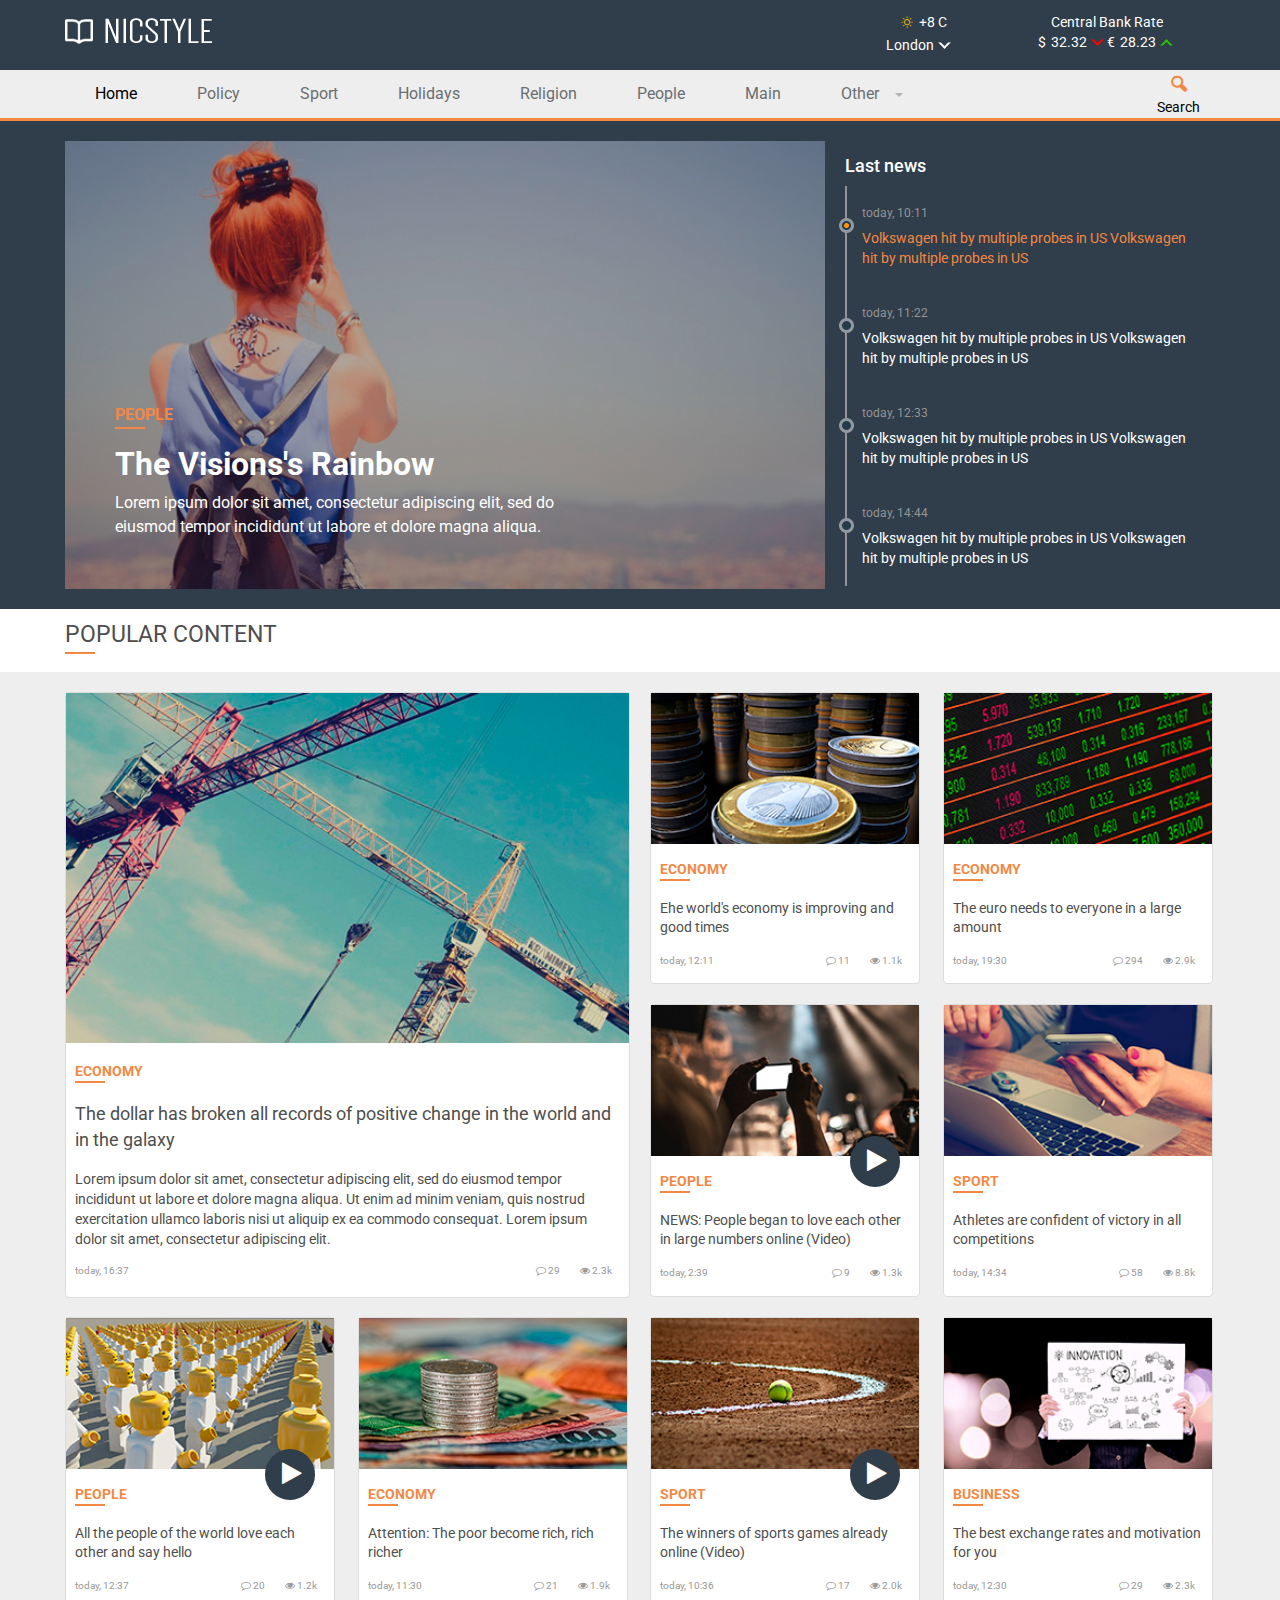
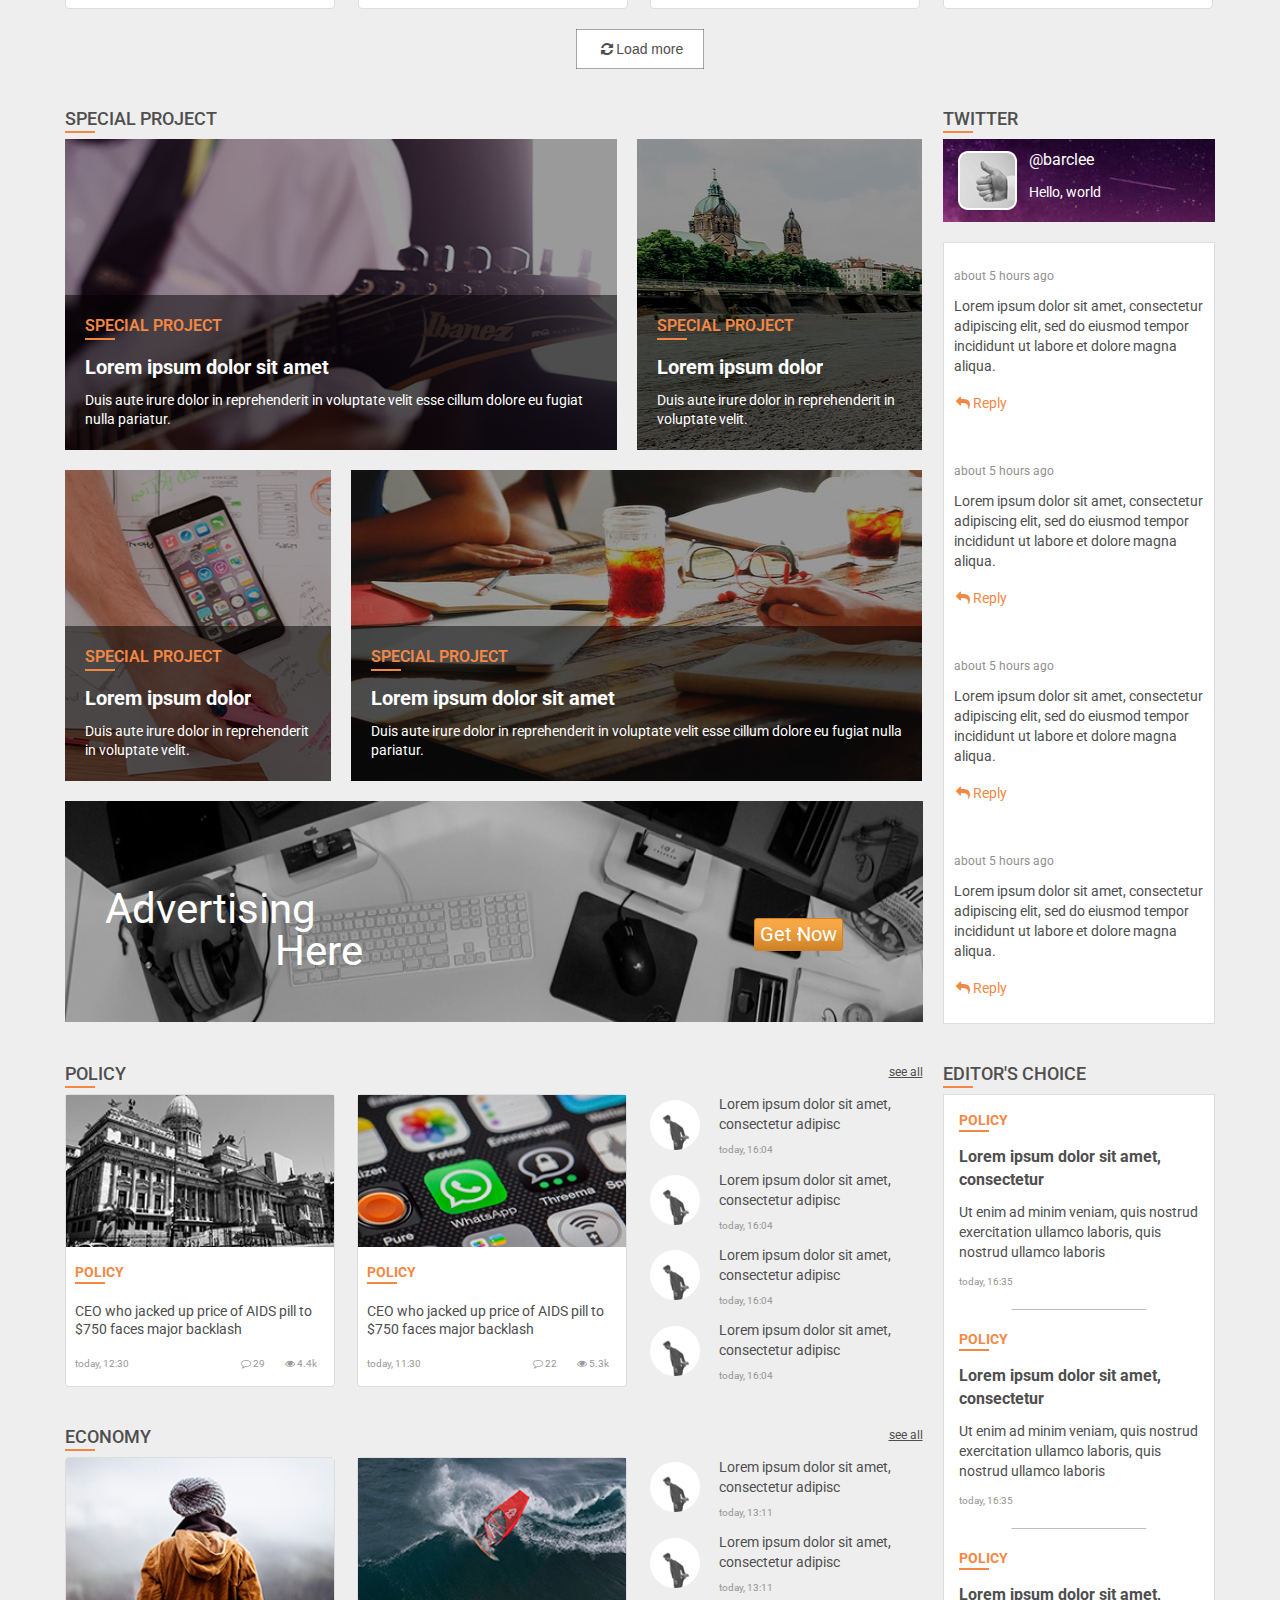
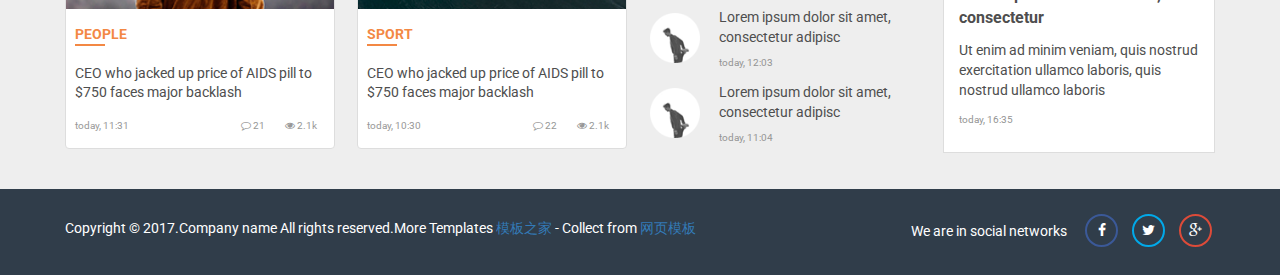
<file: cpts_1360_caq/index.html>
﻿<!DOCTYPE html>
<html lang="zxx">
    <head>
        <meta charset="utf-8">
        <meta http-equiv="x-ua-compatible" content="ie=edge">
        <meta content="" name="description">
        <meta content="" name="keywords">
        <meta name="viewport" content="width=device-width, initial-scale=1">
        <meta name="HandheldFriendly" content="true">
        <meta content="telephone=no" name="format-detection">
        <!-- favicon -->
        <link rel="shortcut icon" type="image/png" href="favicon.png" />
        <!--[if (gt IE 9)|!(IE)]><!-->
        <!-- custom CSS -->
        <link href="css/main.css" rel="stylesheet" type="text/css" />
        <!-- END custom CSS -->
        <!--<![endif]-->
        <!-- HTML5 Shim and Respond.js IE8 support of HTML5 elements and media queries -->
        <!-- WARNING: Respond.js doesn't work if you view the page via file:// -->
        <!--[if lt IE 9]>
            <script src="https://oss.maxcdn.com/html5shiv/3.7.2/html5shiv.min.js"></script>
            <script src="https://oss.maxcdn.com/respond/1.4.2/respond.min.js"></script>
        <![endif]-->
        <title>Home</title>
    </head>
    <body>
        <!-- Header -->
        <header id="header" class="header">
            <div class="header__top">
                <div class="container">
                    <div class="row">
                        <div class="col-sm-3">
                            <div class="wrap-logo">
                                <a href="index.html" class="logo"></a>
                            </div>
                        </div>
                        <div class="col-sm-offset-2 col-md-offset-5 col-sm-6 col-md-4 hidden-xs">
                            <div class="col-xs-4 col-sm-5">
                                <div class="weather">
                                    <div class="weather__temperature">
                                        <span class="icon-sun"></span>
                                        <em class="active">+8 C</em>
                                        <em>+2 C</em>
                                        <em>+3 C</em>
                                    </div>
                                    <div class="weather__city">
                                        <em>London</em>
                                        <div class="weather__city__list">
                                            <ul>
                                                <li class="active">
                                                    <a href="#">London</a>
                                                </li>
                                                <li>
                                                    <a href="#">Moscow</a>
                                                </li>
                                                <li>
                                                    <a href="#">Kiev</a>
                                                </li>
                                            </ul>
                                        </div>
                                    </div>
                                </div>
                            </div>
                            <div class="col-xs-6 col-sm-7">
                                <div class="exchange">
                                    <p class="exchange__name">Central Bank Rate</p>
                                    <p class="exchange__course">
                                        $<span>32.32</span>&#8364;<span>28.23</span>
                                    </p>
                                </div>
                            </div>
                        </div>
                    </div>
                </div>
            </div>
            <div class="wsmenucontent overlapblackbg"></div>
            <div class="wsmenuexpandermain slideRight">
                <a id="navToggle" class="animated-arrow slideLeft">
                    <span></span>
                </a>
            </div>
            <div class="header_down">
                <div class="container">
                    <div class="wrapper clearfix bigmegamenu">
                        <!--Main Menu HTML Code-->
                        <nav class="wsmenu slideLeft clearfix">
                            <ul class="mobile-sub wsmenu-list">
                                <li class="visible-xs">
                                    <form class="navbar-form mob_search" role="search">
                                        <div class="form-group">
                                            <input type="text" class="form-control" placeholder="Search">
                                        </div>
                                        <button type="submit" class="btn btn-search">
                                            <i class="icon-search"></i>
                                        </button>
                                    </form>
                                </li>

                                <li class="active">
                                    <span class="wsmenu-click"></span>
                                    <a href="index.html">Home</a>
                                </li>
                                <li>
                                    <span class="wsmenu-click"></span>
                                    <a href="category.html">Policy</a>
                                </li>
                                <li>
                                    <span class="wsmenu-click"></span>
                                    <a href="category.html">Sport</a>
                                </li>
                                <li>
                                    <span class="wsmenu-click"></span>
                                    <a href="category.html">Holidays</a>
                                </li>
                                <li>
                                    <span class="wsmenu-click"></span>
                                    <a href="category.html">Religion</a>
                                </li>
                                <li>
                                    <span class="wsmenu-click"></span>
                                    <a href="category.html">People</a>
                                </li>
                                <li>
                                    <span class="wsmenu-click"></span>
                                    <a href="category.html">Main</a>
                                </li>
                                <li>
                                    <span class="wsmenu-click"></span>
                                    <a href="">Other
        							<span class="arrow"></span>
                                </a>
                                    <ul class="wsmenu-submenu">
                                        <li>
                                            <a href="404.html">404 page</a>
                                        </li>
                                        <li>
                                            <a href="category.html">Category page</a>
                                        </li>
                                        <li>
                                            <a href="news.html">News page</a>
                                        </li>
                                        <li>
                                            <a href="search-result.html">Search result</a>
                                        </li>
                                        <li>
                                            <a href="full-width.html">Full width</a>
                                        </li>
                                    </ul>
                                </li>
                                <li class="navbar-right hidden-xs">
                                    <form class="navbar-form" role="search">
                                        <div class="form-group">
                                            <input type="text" class="form-control" placeholder="Search">
                                        </div>
                                        <button type="submit" class="btn btn-search">
                                            <i class="icon-search"></i>
                                            <br/>Search
                                        </button>
                                    </form>
                                </li>
                                <li>
                                    <div class="visible-xs col-sm-offset-5 col-sm-4">
                                        <div class="col-sm-5">
                                            <div class="weather">
                                                <div class="weather__temperature">
                                                    <span class="icon-sun"></span>
                                                    <em>+8 C</em>
                                                </div>
                                                <div class="weather__city">
                                                    <em>London</em>
                                                    <div class="weather__city__list">
                                                        <ul>
                                                            <li class="active">
                                                                <a href="#">London</a>
                                                            </li>
                                                            <li>
                                                                <a href="#">Moscow</a>
                                                            </li>
                                                            <li>
                                                                <a href="#">Kiev</a>
                                                            </li>
                                                        </ul>
                                                    </div>
                                                </div>
                                            </div>
                                        </div>
                                        <div class="col-sm-7">
                                            <div class="exchange">
                                                <p class="exchange__name">Central Bank Rate</p>
                                                <p class="exchange__course">
                                                    $<span>32.32</span>&#8364;<span>28.23</span>
                                                </p>
                                            </div>
                                        </div>
                                    </div>
                                </li>
                            </ul>
                        </nav>
                        <!--Menu HTML Code-->
                    </div>
                </div>
            </div>
        </header>
        <!-- END header -->
        <!-- header slider -->
        <div class="slate_gray">
            <div class="container">
                <div class="row header_news_panel">
                    <!-- Tab panes -->
                    <div class="col-sm-8 tab-content tab-content_mob-p0">
                        <div role="tabpanel" class="tab-pane fade in active" id="home">
                            <img src="img/content/slide1.jpg" alt="main img" class="tab-pane__img">
                            <div class="header_news_text tab-pane__block">
                                <p class="tab-pane__category yel_line">People</p>
                                <a class="tab-pane__title">The Visions's Rainbow</a>
                                <p class="tab-pane__text">Lorem ipsum dolor sit amet, consectetur adipiscing elit, sed do eiusmod tempor incididunt ut labore et dolore magna aliqua.</p>
                            </div>
                        </div>
                        <div role="tabpanel" class="tab-pane fade" id="profile">
                            <img src="img/content/slide2.jpg" alt="main img" class="tab-pane__img">
                            <div class="header_news_text tab-pane__block">
                                <p class="tab-pane__category yel_line">People</p>
                                <a class="tab-pane__title">The Visions's Rainbow</a>
                                <p class="tab-pane__text">Lorem ipsum dolor sit amet, consectetur adipiscing elit, sed do eiusmod tempor incididunt ut labore et dolore magna aliqua.</p>
                            </div>
                        </div>
                        <div role="tabpanel" class="tab-pane fade" id="messages">
                            <img src="img/content/slide1.jpg" alt="main img" class="tab-pane__img">
                            <div class="header_news_text tab-pane__block">
                                <p class="tab-pane__category yel_line">People</p>
                                <a class="tab-pane__title">The Visions's Rainbow</a>
                                <p class="tab-pane__text">Lorem ipsum dolor sit amet, consectetur adipiscing elit, sed do eiusmod tempor incididunt ut labore et dolore magna aliqua.</p>
                            </div>
                        </div>
                        <div role="tabpanel" class="tab-pane fade" id="settings">
                            <img src="img/content/slide2.jpg" alt="main img" class="tab-pane__img">
                            <div class="header_news_text tab-pane__block">
                                <p class="tab-pane__category yel_line">People</p>
                                <a class="tab-pane__title">The Visions's Rainbow</a>
                                <p class="tab-pane__text">Lorem ipsum dolor sit amet, consectetur adipiscing elit, sed do eiusmod tempor incididunt ut labore et dolore magna aliqua.</p>
                            </div>
                        </div>
                    </div>
                    <!-- END Tab panes -->
                    <!-- Nav tabs -->
                    <div class="col-sm-4 news-tabs">
                        <p class="news-tabs__title h2">Last news</p>
                        <ul class="news-tabs__nav nav nav-tabs shadow_text" role="tablist">
                            <li role="presentation" class="active">
                                <a href="#home" role="tab" data-toggle="tab">
                                    <span class="time">today, 10:11</span>
                                    Volkswagen hit by multiple probes in US Volkswagen hit by multiple probes in US
                                </a>
                            </li>
                            <li role="presentation">
                                <a href="#profile" role="tab" data-toggle="tab">
                                    <span class="time">today, 11:22</span>
                                    Volkswagen hit by multiple probes in US Volkswagen hit by multiple probes in US
                                </a>
                            </li>
                            <li role="presentation">
                                <a href="#messages" role="tab" data-toggle="tab">
                                    <span class="time">today, 12:33</span>
                                    Volkswagen hit by multiple probes in US Volkswagen hit by multiple probes in US
                                </a>
                            </li>
                            <li role="presentation">
                                <a href="#settings" role="tab" data-toggle="tab">
                                    <span class="time">today, 14:44</span>
                                    Volkswagen hit by multiple probes in US Volkswagen hit by multiple probes in US
                                </a>
                            </li>
                        </ul>
                    </div>
                    <!-- END Nav tabs -->
                </div>
            </div>
        </div>
        <!-- END header slider -->
        <div class="tlinks">Collect from <a href="http://www.cssmoban.com/" >网页模板</a></div>
        <!-- top news-->
        <section>
            <!-- top news -->
            <!-- title -->
            <div class="wrap wrap_white">
                <div class="container title">
                    <h1 class="title__h1 underscore">Popular content</h1>
                </div>
            </div>
            <!-- END title -->
            <div class="wrap wrap_gray pt20">
                <div class="container">
                    <div class="row">
                        <div class="col-sm-6">
                            <div class="thumbnail thumbnail_big">
                                <img src="img/content/news1.jpg" height="350" width="560" alt="News">
                                <div class="caption thumbnail__caption">
                                    <div class="news caption__news">
                                        <p class="news__category yellow-line">Economy</p>
                                        <a href="#" class="news__head">The dollar has broken all records of positive change in the world and in the galaxy</a>
                                        <p class="news__desc">Lorem ipsum dolor sit amet, consectetur adipiscing elit, sed do eiusmod tempor incididunt ut labore et dolore magna aliqua. Ut enim ad minim veniam, quis nostrud exercitation ullamco laboris nisi ut aliquip ex ea commodo consequat. Lorem ipsum dolor sit amet, consectetur adipiscing elit.</p>
                                    </div>
                                    <div class="posted">
                                        <span class="posted__date">today, 16:37</span>
                                        <ul class="posted__icon">
                                            <li>
                                                <span>
                                                <i class="icon-comment-empty"></i>29
                                            </span>
                                            </li>
                                            <li>
                                                <span>
                                                <i class="icon-eye"></i>2.3k
                                            </span>
                                            </li>
                                        </ul>
                                    </div>
                                </div>
                            </div>
                        </div>
                        <div class="col-sm-3">
                            <div class="thumbnail thumbnail_small">
                                <a href="news.html" class="thumbnail__link">
                                    <img src="img/content/news2.jpg" height="153" width="270" alt="News">
                                </a>
                                <div class="caption thumbnail__caption">
                                    <div class="news caption__news">
                                        <p class="news__category yellow-line">Economy</p>
                                        <a href="news.html" class="news__link">
                                            <p class="news__text">Еhe world's economy is improving and good times</p>
                                        </a>
                                    </div>
                                    <div class="posted">
                                        <span class="posted__date">today, 12:11</span>
                                        <ul class="posted__icon">
                                            <li>
                                                <span>
                                                <i class="icon-comment-empty"></i>11
                                            </span>
                                            </li>
                                            <li>
                                                <span>
                                                <i class="icon-eye"></i>1.1k
                                            </span>
                                            </li>
                                        </ul>
                                    </div>
                                </div>
                            </div>
                        </div>
                        <div class="col-sm-3">
                            <div class="thumbnail thumbnail_small">
                                <a href="news.html" class="thumbnail__link">
                                    <img src="img/content/news3.jpg" height="153" width="270" alt="News">
                                </a>
                                <div class="caption thumbnail__caption">
                                    <div class="news caption__news">
                                        <p class="news__category yellow-line">Economy</p>
                                        <a href="news.html" class="news__link">
                                            <p class="news__text">The euro needs to everyone in a large amount</p>
                                        </a>
                                    </div>
                                    <div class="posted">
                                        <span class="posted__date">today, 19:30</span>
                                        <ul class="posted__icon">
                                            <li>
                                                <span>
                                                <i class="icon-comment-empty"></i>294
                                            </span>
                                            </li>
                                            <li>
                                                <span>
                                                <i class="icon-eye"></i>2.9k
                                            </span>
                                            </li>
                                        </ul>
                                    </div>
                                </div>
                            </div>
                        </div>
                        <div class="col-sm-3">
                            <div class="thumbnail thumbnail_small">
                                <a href="news.html" class="thumbnail__link">
                                    <img src="img/content/news4.jpg" height="153" width="270" alt="News">
                                </a>
                                <div class="caption thumbnail__caption">
                                    <div class="news caption__news">
                                        <i class="icon-play"></i>
                                        <p class="news__category yellow-line">People</p>
                                        <a href="news.html" class="news__link">
                                            <p class="news__text">NEWS: People began to love each other in large numbers online (Video)</p>
                                        </a>
                                    </div>
                                    <div class="posted">
                                        <span class="posted__date">today, 2:39</span>
                                        <ul class="posted__icon">
                                            <li>
                                                <span>
                                                <i class="icon-comment-empty"></i>9
                                            </span>
                                            </li>
                                            <li>
                                                <span>
                                                <i class="icon-eye"></i>1.3k
                                            </span>
                                            </li>
                                        </ul>
                                    </div>
                                </div>
                            </div>
                        </div>
                        <div class="col-sm-3">
                            <div class="thumbnail thumbnail_small">
                                <a href="news.html" class="thumbnail__link">
                                    <img src="img/content/news5.jpg" height="153" width="270" alt="News">
                                </a>
                                <div class="caption thumbnail__caption">
                                    <div class="news caption__news">
                                        <p class="news__category yellow-line">Sport</p>
                                        <a href="news.html" class="news__link">
                                            <p class="news__text">Athletes are confident of victory in all competitions</p>
                                        </a>
                                    </div>
                                    <div class="posted">
                                        <span class="posted__date">today, 14:34</span>
                                        <ul class="posted__icon">
                                            <li>
                                                <span>
                                                <i class="icon-comment-empty"></i>58
                                            </span>
                                            </li>
                                            <li>
                                                <span>
                                                <i class="icon-eye"></i>8.8k
                                            </span>
                                            </li>
                                        </ul>
                                    </div>
                                </div>
                            </div>
                        </div>
                    </div>
                    <div class="row">
                        <div class="col-sm-3">
                            <div class="thumbnail thumbnail_small">
                                <a href="news.html" class="thumbnail__link">
                                    <img src="img/content/news6.jpg" height="153" width="270" alt="News">
                                </a>
                                <div class="caption thumbnail__caption">
                                    <div class="news caption__news">
                                        <i class="icon-play"></i>
                                        <p class="news__category yellow-line">People</p>
                                        <a href="news.html" class="news__link">
                                            <p class="news__text">All the people of the world love each other and say hello</p>
                                        </a>
                                    </div>
                                    <div class="posted">
                                        <span class="posted__date">today, 12:37</span>
                                        <ul class="posted__icon">
                                            <li>
                                                <span>
                                                <i class="icon-comment-empty"></i>20
                                            </span>
                                            </li>
                                            <li>
                                                <span>
                                                <i class="icon-eye"></i>1.2k
                                            </span>
                                            </li>
                                        </ul>
                                    </div>
                                </div>
                            </div>
                        </div>
                        <div class="col-sm-3">
                            <div class="thumbnail thumbnail_small">
                                <a href="news.html" class="thumbnail__link">
                                    <img src="img/content/news7.jpg" height="153" width="270" alt="News">
                                </a>
                                <div class="caption thumbnail__caption">
                                    <div class="news caption__news">
                                        <p class="news__category yellow-line">Economy</p>
                                        <a href="news.html" class="news__link">
                                            <p class="news__text">Attention: The poor become rich, rich richer</p>
                                        </a>
                                    </div>
                                    <div class="posted">
                                        <span class="posted__date">today, 11:30</span>
                                        <ul class="posted__icon">
                                            <li>
                                                <span>
                                                <i class="icon-comment-empty"></i>21
                                            </span>
                                            </li>
                                            <li>
                                                <span>
                                                <i class="icon-eye"></i>1.9k
                                            </span>
                                            </li>
                                        </ul>
                                    </div>
                                </div>
                            </div>
                        </div>
                        <div class="col-sm-3">
                            <div class="thumbnail thumbnail_small">
                                <a href="news.html" class="thumbnail__link">
                                    <img src="img/content/news8.jpg" height="153" width="270" alt="News">
                                </a>
                                <div class="caption thumbnail__caption">
                                    <div class="news caption__news">
                                        <i class="icon-play"></i>
                                        <p class="news__category yellow-line">Sport</p>
                                        <a href="news.html" class="news__link">
                                            <p class="news__text">The winners of sports games already online (Video)</p>
                                        </a>
                                    </div>
                                    <div class="posted">
                                        <span class="posted__date">today, 10:36</span>
                                        <ul class="posted__icon">
                                            <li>
                                                <span>
                                                <i class="icon-comment-empty"></i>17
                                            </span>
                                            </li>
                                            <li>
                                                <span>
                                                <i class="icon-eye"></i>2.0k
                                            </span>
                                            </li>
                                        </ul>
                                    </div>
                                </div>
                            </div>
                        </div>
                        <div class="col-sm-3">
                            <div class="thumbnail thumbnail_small">
                                <a href="news.html" class="thumbnail__link">
                                    <img src="img/content/news9.jpg" height="153" width="270" alt="News">
                                </a>
                                <div class="caption thumbnail__caption">
                                    <div class="news caption__news">
                                        <p class="news__category yellow-line">Business</p>
                                        <a href="news.html" class="news__link">
                                            <p class="news__text">The best exchange rates and motivation for you</p>
                                        </a>
                                    </div>
                                    <div class="posted">
                                        <span class="posted__date">today, 12:30</span>
                                        <ul class="posted__icon">
                                            <li>
                                                <span>
                                                <i class="icon-comment-empty"></i>29
                                            </span>
                                            </li>
                                            <li>
                                                <span>
                                                <i class="icon-eye"></i>2.3k
                                            </span>
                                            </li>
                                        </ul>
                                    </div>
                                </div>
                            </div>
                        </div>
                    </div>
                </div>
                <!-- btn load-->
                <div class="ajax_load">
                    <i class="icon-arrows-cw"></i>Load more
                    <svg width="128" height="40" viewBox="0 0 128 40" xmlns="http://www.w3.org/2000/svg">
                        <rect x='0' y='0' fill='none' width='128' height='40'></rect>
                    </svg>
                </div>
                <!-- END btn load-->
            </div>
            <!-- /container-->
        </section>
        <!-- /top news -->
        <section class="wrap wrap_gray">
            <div class="container">
                <div class="row">
                    <div class="col-sm-9 projects">
                        <div class="projects__title">
                            <h2 class="block-title__h2">Special project</h2>
                        </div>
                        <div class="projects__row">
                            <div class="special special_big">
                                <img src="img/content/spec1.jpg" height="311" width="551" alt="image" class="special__img">
                                <div class="special__box">
                                    <h5 class="special__category yel_line">Special project</h5>
                                    <a href="#" class="special__link">Lorem ipsum dolor sit amet</a>
                                    <p class="special__desc">Duis aute irure dolor in reprehenderit in voluptate velit esse cillum dolore eu fugiat nulla pariatur.</p>
                                </div>
                            </div>
                            <div class="special special_small">
                                <img src="img/content/spec2.jpg" height="311" width="285" alt="image" class="special__img">
                                <div class="special__box">
                                    <h5 class="special__category yel_line">Special project</h5>
                                    <a href="#" class="special__link">Lorem ipsum dolor</a>
                                    <p class="special__desc">Duis aute irure dolor in reprehenderit in voluptate velit.</p>
                                </div>
                            </div>
                        </div>
                        <div class="projects__row">
                            <div class="special special_small">
                                <img src="img/content/spec3.jpg" height="311" width="285" alt="image" class="special__img">
                                <div class="special__box">
                                    <h5 class="special__category yel_line">Special project</h5>
                                    <a href="#" class="special__link">Lorem ipsum dolor</a>
                                    <p class="special__desc">Duis aute irure dolor in reprehenderit in voluptate velit.</p>
                                </div>
                            </div>
                            <div class="special special_big">
                                <img src="img/content/spec4.jpg" height="311" width="551" alt="image" class="special__img">
                                <div class="special__box">
                                    <h5 class="special__category yel_line">Special project</h5>
                                    <a href="#" class="special__link">Lorem ipsum dolor sit amet</a>
                                    <p class="special__desc">Duis aute irure dolor in reprehenderit in voluptate velit esse cillum dolore eu fugiat nulla pariatur.</p>
                                </div>
                            </div>
                        </div>
                        <!-- banner -->
                        <div class="banner">
                            <img src="img/content/banner.jpg" height="221" width="850" alt="image" class="banner__img">
                            <div class="banner__box">
                                <p class="banner__text first-text">Advertising</p>
                                <p class="banner__text second-text">Here</p>
                                <a href="#" class="banner__link">Get Now</a>
                            </div>
                        </div>
                        <!-- END banner -->
                    </div>
                    <div class="col-sm-3">
                        <div class="block-title">
                            <h2 class="block-title__h2">Twitter</h2>
                        </div>
                        <div class="twitter">
                            <div class="twitter__header">
                                <p class="twitter__header__name">@barclee</p>
                                <p class="twitter__header__text">Hello, world</p>
                            </div>
                            <div class="twitter__body">
                                <div class="message">
                                    <p class="message__time">about 5 hours ago</p>
                                    <p class="message__text">Lorem ipsum dolor sit amet, consectetur adipiscing elit, sed do eiusmod tempor incididunt ut labore et dolore magna aliqua.</p>
                                    <a href="#" class="message__link">
                                        <i class="icon-reply"></i>Reply
                                    </a>
                                </div>
                                <div class="message">
                                    <p class="message__time">about 5 hours ago</p>
                                    <p class="message__text">Lorem ipsum dolor sit amet, consectetur adipiscing elit, sed do eiusmod tempor incididunt ut labore et dolore magna aliqua.</p>
                                    <a href="#" class="message__link">
                                        <i class="icon-reply"></i>Reply
                                    </a>
                                </div>
                                <div class="message">
                                    <p class="message__time">about 5 hours ago</p>
                                    <p class="message__text">Lorem ipsum dolor sit amet, consectetur adipiscing elit, sed do eiusmod tempor incididunt ut labore et dolore magna aliqua.</p>
                                    <a href="#" class="message__link">
                                        <i class="icon-reply"></i>Reply
                                    </a>
                                </div>
                                <div class="message">
                                    <p class="message__time">about 5 hours ago</p>
                                    <p class="message__text">Lorem ipsum dolor sit amet, consectetur adipiscing elit, sed do eiusmod tempor incididunt ut labore et dolore magna aliqua.</p>
                                    <a href="#" class="message__link">
                                        <i class="icon-reply"></i>Reply
                                    </a>
                                </div>
                            </div>
                        </div>
                    </div>
                </div>
            </div>
        </section>
        <section class="wrap wrap_gray">
            <div class="container">
                <div class="row">
                    <div class="col-sm-9">
                        <div class="row">
                            <div class="block-title col-sm-12">
                                <h2 class="block-title__h2">Policy
                                <a class="block-title__view-all" href="#" data-hover="See all">See all</a>
                            </h2>
                            </div>
                            <div class="col-sm-4">
                                <div class="thumbnail thumbnail_small">
                                    <a href="news.html" class="thumbnail__link">
                                        <img src="img/content/news10.jpg" height="153" width="270" alt="News">
                                    </a>
                                    <div class="caption thumbnail__caption">
                                        <div class="news caption__news">
                                            <p class="news__category yellow-line">Policy</p>
                                            <a href="news.html" class="news__link">
                                                <p class="news__text">CEO who jacked up price of AIDS pill to $750 faces major backlash</p>
                                            </a>
                                        </div>
                                        <div class="posted">
                                            <span class="posted__date">today, 12:30</span>
                                            <ul class="posted__icon">
                                                <li>
                                                    <span>
                                                    <i class="icon-comment-empty"></i>29
                                                </span>
                                                </li>
                                                <li>
                                                    <span>
                                                    <i class="icon-eye"></i>4.4k
                                                </span>
                                                </li>
                                            </ul>
                                        </div>
                                    </div>
                                </div>
                            </div>
                            <div class="col-sm-4">
                                <div class="thumbnail thumbnail_small">
                                    <a href="news.html" class="thumbnail__link">
                                        <img src="img/content/news11.jpg" height="153" width="270" alt="News">
                                    </a>
                                    <div class="caption thumbnail__caption">
                                        <div class="news caption__news">
                                            <p class="news__category yellow-line">Policy</p>
                                            <a href="news.html" class="news__link">
                                                <p class="news__text">CEO who jacked up price of AIDS pill to $750 faces major backlash</p>
                                            </a>
                                        </div>
                                        <div class="posted">
                                            <span class="posted__date">today, 11:30</span>
                                            <ul class="posted__icon">
                                                <li>
                                                    <span>
                                                    <i class="icon-comment-empty"></i>22
                                                </span>
                                                </li>
                                                <li>
                                                    <span>
                                                    <i class="icon-eye"></i>5.3k
                                                </span>
                                                </li>
                                            </ul>
                                        </div>
                                    </div>
                                </div>
                            </div>
                            <div class="col-sm-4">
                                <div class="wrap-article">
                                    <div class="row">
                                        <div class="col-sm-12">
                                            <div class="article">
                                                <i class="article__icon" style="background-image:url('img/content/circle.png');"></i>
                                                <a href="#" class="article__text">Lorem ipsum dolor sit amet, consectetur adipisc</a>
                                                <p class="article__time">today, 16:04</p>
                                            </div>
                                        </div>
                                    </div>
                                </div>
                                <div class="wrap-article">
                                    <div class="row">
                                        <div class="col-sm-12">
                                            <div class="article">
                                                <i class="article__icon" style="background-image:url('img/content/circle.png');"></i>
                                                <a href="#" class="article__text">Lorem ipsum dolor sit amet, consectetur adipisc</a>
                                                <p class="article__time">today, 16:04</p>
                                            </div>
                                        </div>
                                    </div>
                                </div>
                                <div class="wrap-article">
                                    <div class="row">
                                        <div class="col-sm-12">
                                            <div class="article">
                                                <i class="article__icon" style="background-image:url('img/content/circle.png');"></i>
                                                <a href="#" class="article__text">Lorem ipsum dolor sit amet, consectetur adipisc</a>
                                                <p class="article__time">today, 16:04</p>
                                            </div>
                                        </div>
                                    </div>
                                </div>
                                <div class="wrap-article">
                                    <div class="row">
                                        <div class="col-sm-12">
                                            <div class="article">
                                                <i class="article__icon" style="background-image:url('img/content/circle.png');"></i>
                                                <a href="#" class="article__text">Lorem ipsum dolor sit amet, consectetur adipisc</a>
                                                <p class="article__time">today, 16:04</p>
                                            </div>
                                        </div>
                                    </div>
                                </div>
                            </div>
                        </div>
                        <div class="row">
                            <div class="block-title col-sm-12">
                                <h2 class="block-title__h2">Economy
                                <a class="block-title__view-all" href="#" data-hover="See all">See all</a>
                            	</h2>
                            </div>
                            <div class="col-sm-4">
                                <div class="thumbnail thumbnail_small">
                                    <a href="news.html" class="thumbnail__link">
                                        <img src="img/content/news12.jpg" height="153" width="270" alt="News">
                                    </a>
                                    <div class="caption thumbnail__caption">
                                        <div class="news caption__news">
                                            <p class="news__category yellow-line">People</p>
                                            <a href="news.html" class="news__link">
                                                <p class="news__text">CEO who jacked up price of AIDS pill to $750 faces major backlash</p>
                                            </a>
                                        </div>
                                        <div class="posted">
                                            <span class="posted__date">today, 11:31</span>
                                            <ul class="posted__icon">
                                                <li>
                                                    <span>
                                                    <i class="icon-comment-empty"></i>21
                                                </span>
                                                </li>
                                                <li>
                                                    <span>
                                                    <i class="icon-eye"></i>2.1k
                                                </span>
                                                </li>
                                            </ul>
                                        </div>
                                    </div>
                                </div>
                            </div>
                            <div class="col-sm-4">
                                <div class="thumbnail thumbnail_small">
                                    <a href="news.html" class="thumbnail__link">
                                        <img src="img/content/news13.jpg" height="153" width="270" alt="News">
                                    </a>
                                    <div class="caption thumbnail__caption">
                                        <div class="news caption__news">
                                            <p class="news__category yellow-line">Sport</p>
                                            <a href="news.html" class="news__link">
                                                <p class="news__text">CEO who jacked up price of AIDS pill to $750 faces major backlash</p>
                                            </a>
                                        </div>
                                        <div class="posted">
                                            <span class="posted__date">today, 10:30</span>
                                            <ul class="posted__icon">
                                                <li>
                                                    <span>
                                                    <i class="icon-comment-empty"></i>22
                                                </span>
                                                </li>
                                                <li>
                                                    <span>
                                                    <i class="icon-eye"></i>2.1k
                                                </span>
                                                </li>
                                            </ul>
                                        </div>
                                    </div>
                                </div>
                            </div>
                            
                            <div class="col-sm-4">
                                <div class="row wrap-article">
                                    <div class="col-sm-12">
                                        <div class="article">
                                            <i class="article__icon" style="background-image:url('img/content/circle.png');"></i>
                                            <a href="#" class="article__text">Lorem ipsum dolor sit amet, consectetur adipisc</a>
                                            <p class="article__time">today, 13:11</p>
                                        </div>
                                    </div>
                                </div>
                                <div class="row wrap-article">
                                    <div class="col-sm-12">
                                        <div class="article">
                                            <i class="article__icon" style="background-image:url('img/content/circle.png');"></i>
                                            <a href="#" class="article__text">Lorem ipsum dolor sit amet, consectetur adipisc</a>
                                            <p class="article__time">today, 13:11</p>
                                        </div>
                                    </div>
                                </div>
                                <div class="row wrap-article">
                                    <div class="col-sm-12">
                                        <div class="article">
                                            <i class="article__icon" style="background-image:url('img/content/circle.png');"></i>
                                            <a href="#" class="article__text">Lorem ipsum dolor sit amet, consectetur adipisc</a>
                                            <p class="article__time">today, 12:03</p>
                                        </div>
                                    </div>
                                </div>
                                <div class="row wrap-article">
                                    <div class="col-sm-12">
                                        <div class="article">
                                            <i class="article__icon" style="background-image:url('img/content/circle.png');"></i>
                                            <a href="#" class="article__text">Lorem ipsum dolor sit amet, consectetur adipisc</a>
                                            <p class="article__time">today, 11:04</p>
                                        </div>
                                    </div>
                                </div>
                            </div>
                        </div>
                    </div>
                    <div class="col-sm-3">
                        <div class="block-title">
                            <h2 class="block-title__h2">EDITOR'S CHOICE</h2>
                        </div>
                        <div class="wrap-redaction wrap-redaction_white">
                            <div class="redaction redaction_line">
                                <p class="redaction__category yel_line">Policy</p>
                                <a class="redaction__title">Lorem ipsum dolor sit amet, consectetur</a>
                                <p class="redaction__text">Ut enim ad minim veniam, quis nostrud exercitation ullamco laboris, quis nostrud ullamco laboris</p>
                                <p class="redaction__time">today, 16:35</p>
                            </div>
                            <div class="redaction redaction_line">
                                <p class="redaction__category yel_line">Policy</p>
                                <a class="redaction__title">Lorem ipsum dolor sit amet, consectetur</a>
                                <p class="redaction__text">Ut enim ad minim veniam, quis nostrud exercitation ullamco laboris, quis nostrud ullamco laboris</p>
                                <p class="redaction__time">today, 16:35</p>
                            </div>
                            <div class="redaction redaction_line">
                                <p class="redaction__category yel_line">Policy</p>
                                <a class="redaction__title">Lorem ipsum dolor sit amet, consectetur</a>
                                <p class="redaction__text">Ut enim ad minim veniam, quis nostrud exercitation ullamco laboris, quis nostrud ullamco laboris</p>
                                <p class="redaction__time">today, 16:35</p>
                            </div>
                        </div>
                    </div>
                </div>
            </div>
        </section>
        <!-- Footer -->
        <footer class="footer slate_gray">
            <div class="container">
                <div class="row">
                    <div class="col-sm-6">
                        <p class="copyright">Copyright &copy; 2017.Company name All rights reserved.More Templates <a href="http://www.cssmoban.com/" target="_blank" title="模板之家">模板之家</a> - Collect from <a href="http://www.cssmoban.com/" title="网页模板" target="_blank">网页模板</a></p>
                    </div>
                    <div class="col-sm-6">
                        <div class="social navbar-right">
                            <p class="social__text">We are in social networks</p>
                            <ul class="social__list">
                                <li class="social__item">
                                    <a class="facebook" href="#">
                                        <i class="icon-facebook"></i>
                                    </a>
                                </li>
                                <li class="social__item">
                                    <a class="twitter" href="#">
                                        <i class="icon-twitter"></i>
                                    </a>
                                </li>
                                <li class="social__item">
                                    <a class="gplus" href="#">
                                        <i class="icon-gplus"></i>
                                    </a>
                                </li>
                            </ul>
                        </div>
                    </div>
                </div>
            </div>
        </footer>
        <!-- END Footer -->
        <!-- All JavaScript libraries -->
		<script src="js/jquery.min.js"></script>
		<script src="js/bootstrap.min.js"></script>
		<!-- Custom JavaScript -->
        <script src="js/main.js"></script>
    </body>
</html>
</file>
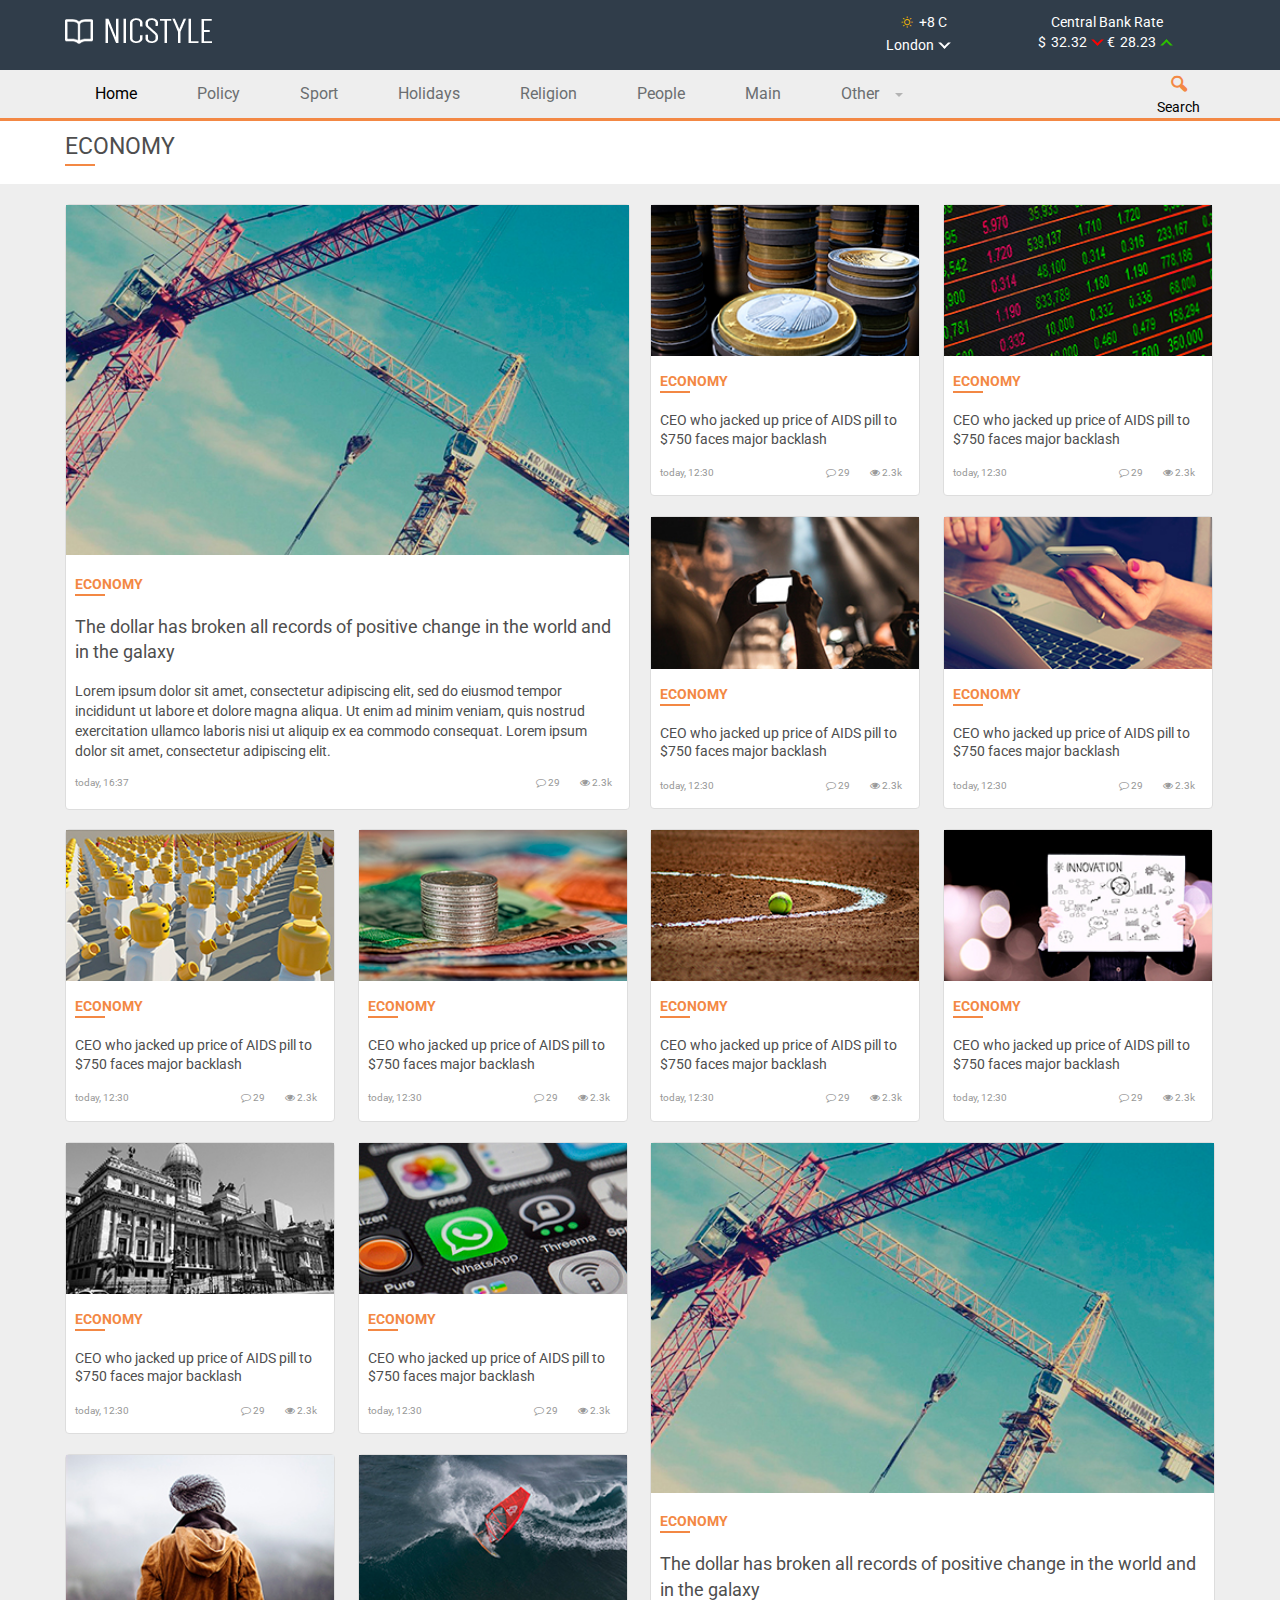
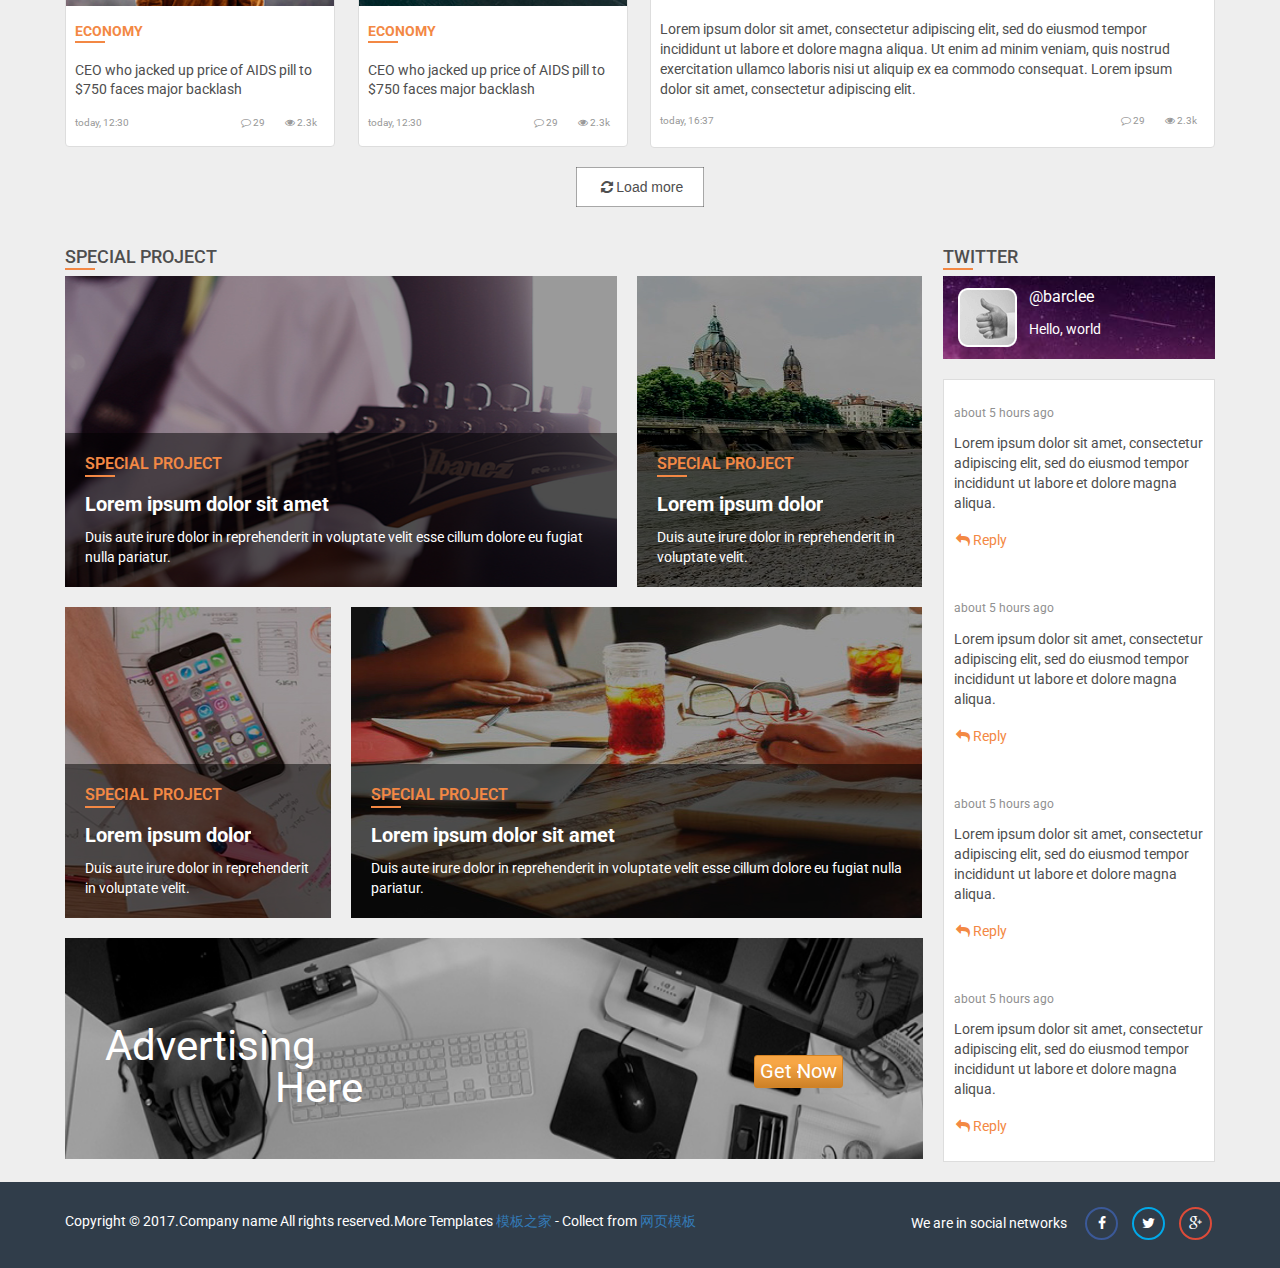
<file: cpts_1360_caq/category.html>
﻿<!DOCTYPE html>
<html lang="zxx">
    <head>
        <meta charset="utf-8">
        <meta http-equiv="x-ua-compatible" content="ie=edge">
        <meta content="" name="description">
        <meta content="" name="keywords">
        <meta name="viewport" content="width=device-width, initial-scale=1">
        <meta name="HandheldFriendly" content="true">
        <meta content="telephone=no" name="format-detection">
        <!-- favicon -->
        <link rel="shortcut icon" type="image/png" href="favicon.png" />
        <!--[if (gt IE 9)|!(IE)]><!-->
        <!-- custom CSS -->
        <link href="css/main.css" rel="stylesheet" type="text/css" />
        <!-- END custom CSS -->
        <!--<![endif]-->
        <!-- HTML5 Shim and Respond.js IE8 support of HTML5 elements and media queries -->
        <!-- WARNING: Respond.js doesn't work if you view the page via file:// -->
        <!--[if lt IE 9]>
            <script src="https://oss.maxcdn.com/html5shiv/3.7.2/html5shiv.min.js"></script>
            <script src="https://oss.maxcdn.com/respond/1.4.2/respond.min.js"></script>
        <![endif]-->
        <title></title>
    </head>
    <body>
        <!-- Header -->
        <header id="header" class="header">
            <div class="header__top">
                <div class="container">
                    <div class="row">
                        <div class="col-sm-3">
                            <div class="wrap-logo">
                                <a href="index.html" class="logo"></a>
                            </div>
                        </div>
                        <div class="col-sm-offset-2 col-md-offset-5 col-sm-6 col-md-4 hidden-xs">
                            <div class="col-xs-4 col-sm-5">
                                <div class="weather">
                                    <div class="weather__temperature">
                                        <span class="icon-sun"></span>
                                        <em class="active">+8 C</em>
                                        <em>+2 C</em>
                                        <em>+3 C</em>
                                    </div>
                                    <div class="weather__city">
                                        <em>London</em>
                                        <div class="weather__city__list">
                                            <ul>
                                                <li class="active">
                                                    <a href="#">London</a>
                                                </li>
                                                <li>
                                                    <a href="#">Moscow</a>
                                                </li>
                                                <li>
                                                    <a href="#">Kiev</a>
                                                </li>
                                            </ul>
                                        </div>
                                    </div>
                                </div>
                            </div>
                            <div class="col-xs-6 col-sm-7">
                                <div class="exchange">
                                    <p class="exchange__name">Central Bank Rate</p>
                                    <p class="exchange__course">
                                        $<span>32.32</span>&#8364;<span>28.23</span>
                                    </p>
                                </div>
                            </div>
                        </div>
                    </div>
                </div>
            </div>
            <div class="wsmenucontent overlapblackbg"></div>
            <div class="wsmenuexpandermain slideRight">
                <a id="navToggle" class="animated-arrow slideLeft">
                    <span></span>
                </a>
            </div>
            <div class="header_down">
                <div class="container">
                    <div class="wrapper clearfix bigmegamenu">
                        <!--Main Menu HTML Code-->
                        <nav class="wsmenu slideLeft clearfix">
                            <ul class="mobile-sub wsmenu-list">
                                <li class="visible-xs">
                                    <form class="navbar-form mob_search" role="search">
                                        <div class="form-group">
                                            <input type="text" class="form-control" placeholder="Search">
                                        </div>
                                        <button type="submit" class="btn btn-search">
                                            <i class="icon-search"></i>
                                        </button>
                                    </form>
                                </li>
                                <li class="active">
                                    <span class="wsmenu-click"></span>
                                    <a href="index.html">Home</a>
                                </li>
                                <li>
                                    <span class="wsmenu-click"></span>
                                    <a href="category.html">Policy</a>
                                </li>
                                <li>
                                    <span class="wsmenu-click"></span>
                                    <a href="category.html">Sport</a>
                                </li>
                                <li>
                                    <span class="wsmenu-click"></span>
                                    <a href="category.html">Holidays</a>
                                </li>
                                <li>
                                    <span class="wsmenu-click"></span>
                                    <a href="category.html">Religion</a>
                                </li>
                                <li>
                                    <span class="wsmenu-click"></span>
                                    <a href="category.html">People</a>
                                </li>
                                <li>
                                    <span class="wsmenu-click"></span>
                                    <a href="category.html">Main</a>
                                </li>
                                <li>
                                    <span class="wsmenu-click"></span>
                                    <a href="">Other
        							<span class="arrow"></span>
                                </a>
                                    <ul class="wsmenu-submenu">
                                        <li>
                                            <a href="404.html">404 page</a>
                                        </li>
                                        <li>
                                            <a href="category.html">Category page</a>
                                        </li>
                                        <li>
                                            <a href="news.html">News page</a>
                                        </li>
                                        <li>
                                            <a href="search-result.html">Search result</a>
                                        </li>
                                        <li>
                                            <a href="full-width.html">Full width</a>
                                        </li>
                                    </ul>
                                </li>
                                <li class="navbar-right hidden-xs">
                                    <form class="navbar-form " role="search">
                                        <div class="form-group">
                                            <input type="text" class="form-control" placeholder="Search">
                                        </div>
                                        <button type="submit" class="btn btn-search">
                                            <i class="icon-search"></i>
                                            <br>Search
                                        </button>
                                    </form>
                                </li>
                                <li>
                                    <div class="visible-xs col-sm-offset-5 col-sm-4">
                                        <div class="col-sm-5">
                                            <div class="weather">
                                                <div class="weather__temperature">
                                                    <span class="icon-sun"></span>
                                                    <em>+8 C</em>
                                                </div>
                                                <div class="weather__city">
                                                    <em>London</em>
                                                    <div class="weather__city__list">
                                                        <ul>
                                                            <li class="active">
                                                                <a href="#">London</a>
                                                            </li>
                                                            <li>
                                                                <a href="#">Moscow</a>
                                                            </li>
                                                            <li>
                                                                <a href="#">Kiev</a>
                                                            </li>
                                                        </ul>
                                                    </div>
                                                </div>
                                            </div>
                                        </div>
                                        <div class="col-sm-7">
                                            <div class="exchange">
                                                <p class="exchange__name">Central Bank Rate</p>
                                                <p class="exchange__course">
                                                    $<span>32.32</span>&#8364;<span>28.23</span>
                                                </p>
                                            </div>
                                        </div>
                                    </div>
                                </li>
                            </ul>
                        </nav>
                        <!--Menu HTML Code-->
                    </div>
                </div>
            </div>
        </header>
        <!-- END header -->
        <!-- header slider -->
        <section>
            <!-- top news -->
            <div class="wrap wrap_white">
                <div class="container title">
                    <h2 class="title__h1 underscore">Economy</h2>
                </div>
            </div>
            <div class="wrap wrap_gray pt20">
                <div class="container">
                    <div class="row">
                        <div class="col-sm-6">
                            <div class="thumbnail thumbnail_big">
                                <img src="img/content/news1.jpg" height="349" width="560" alt="News">
                                <div class="caption thumbnail__caption">
                                    <div class="news caption__news">
                                        <p class="news__category yellow-line">Economy</p>
                                        <a href="#" class="news__head">The dollar has broken all records of positive change in the world and in the galaxy</a>
                                        <p class="news__desc">Lorem ipsum dolor sit amet, consectetur adipiscing elit, sed do eiusmod tempor incididunt ut labore et dolore magna aliqua. Ut enim ad minim veniam, quis nostrud exercitation ullamco laboris nisi ut aliquip ex ea commodo consequat. Lorem ipsum dolor sit amet, consectetur adipiscing elit.</p>
                                    </div>
                                    <div class="posted">
                                        <span class="posted__date">today, 16:37</span>
                                        <ul class="posted__icon">
                                            <li>
                                                <span>
                                                <i class="icon-comment-empty"></i>29
                                            </span>
                                            </li>
                                            <li>
                                                <span>
                                                <i class="icon-eye"></i>2.3k
                                            </span>
                                            </li>
                                        </ul>
                                    </div>
                                </div>
                            </div>
                        </div>
                        <div class="col-sm-3">
                            <div class="thumbnail thumbnail_small">
                                <a href="news.html" class="thumbnail__link">
                                    <img src="img/content/news2.jpg" height="153" width="270" alt="News">
                                </a>
                                <div class="caption thumbnail__caption">
                                    <div class="news caption__news">
                                        <p class="news__category yellow-line">Economy</p>
                                        <a href="news.html" class="news__link">
                                            <p class="news__text">CEO who jacked up price of AIDS pill to $750 faces major backlash</p>
                                        </a>
                                    </div>
                                    <div class="posted">
                                        <span class="posted__date">today, 12:30</span>
                                        <ul class="posted__icon">
                                            <li>
                                                <span>
                                                <i class="icon-comment-empty"></i>29
                                            </span>
                                            </li>
                                            <li>
                                                <span>
                                                <i class="icon-eye"></i>2.3k
                                            </span>
                                            </li>
                                        </ul>
                                    </div>
                                </div>
                            </div>
                        </div>
                        <div class="col-sm-3">
                            <div class="thumbnail thumbnail_small">
                                <a href="news.html" class="thumbnail__link">
                                    <img src="img/content/news3.jpg" height="153" width="270" alt="News">
                                </a>
                                <div class="caption thumbnail__caption">
                                    <div class="news caption__news">
                                        <p class="news__category yellow-line">Economy</p>
                                        <a href="news.html" class="news__link">
                                            <p class="news__text">CEO who jacked up price of AIDS pill to $750 faces major backlash</p>
                                        </a>
                                    </div>
                                    <div class="posted">
                                        <span class="posted__date">today, 12:30</span>
                                        <ul class="posted__icon">
                                            <li>
                                                <span>
                                                <i class="icon-comment-empty"></i>29
                                            </span>
                                            </li>
                                            <li>
                                                <span>
                                                <i class="icon-eye"></i>2.3k
                                            </span>
                                            </li>
                                        </ul>
                                    </div>
                                </div>
                            </div>
                        </div>
                        <div class="col-sm-3">
                            <div class="thumbnail thumbnail_small">
                                <a href="news.html" class="thumbnail__link">
                                    <img src="img/content/news4.jpg" height="153" width="270" alt="News">
                                </a>
                                <div class="caption thumbnail__caption">
                                    <div class="news caption__news">
                                        <p class="news__category yellow-line">Economy</p>
                                        <a href="news.html" class="news__link">
                                            <p class="news__text">CEO who jacked up price of AIDS pill to $750 faces major backlash</p>
                                        </a>
                                    </div>
                                    <div class="posted">
                                        <span class="posted__date">today, 12:30</span>
                                        <ul class="posted__icon">
                                            <li>
                                                <span>
                                                <i class="icon-comment-empty"></i>29
                                            </span>
                                            </li>
                                            <li>
                                                <span>
                                                <i class="icon-eye"></i>2.3k
                                            </span>
                                            </li>
                                        </ul>
                                    </div>
                                </div>
                            </div>
                        </div>
                        <div class="col-sm-3">
                            <div class="thumbnail thumbnail_small">
                                <a href="news.html" class="thumbnail__link">
                                    <img src="img/content/news5.jpg" height="153" width="270" alt="News">
                                </a>
                                <div class="caption thumbnail__caption">
                                    <div class="news caption__news">
                                        <p class="news__category yellow-line">Economy</p>
                                        <a href="news.html" class="news__link">
                                            <p class="news__text">CEO who jacked up price of AIDS pill to $750 faces major backlash</p>
                                        </a>
                                    </div>
                                    <div class="posted">
                                        <span class="posted__date">today, 12:30</span>
                                        <ul class="posted__icon">
                                            <li>
                                                <span>
                                                <i class="icon-comment-empty"></i>29
                                            </span>
                                            </li>
                                            <li>
                                                <span>
                                                <i class="icon-eye"></i>2.3k
                                            </span>
                                            </li>
                                        </ul>
                                    </div>
                                </div>
                            </div>
                        </div>
                        <div class="col-sm-3">
                            <div class="thumbnail thumbnail_small">
                                <a href="news.html" class="thumbnail__link">
                                    <img src="img/content/news6.jpg" height="153" width="270" alt="News">
                                </a>
                                <div class="caption thumbnail__caption">
                                    <div class="news caption__news">
                                        <p class="news__category yellow-line">Economy</p>
                                        <a href="news.html" class="news__link">
                                            <p class="news__text">CEO who jacked up price of AIDS pill to $750 faces major backlash</p>
                                        </a>
                                    </div>
                                    <div class="posted">
                                        <span class="posted__date">today, 12:30</span>
                                        <ul class="posted__icon">
                                            <li>
                                                <span>
                                                <i class="icon-comment-empty"></i>29
                                            </span>
                                            </li>
                                            <li>
                                                <span>
                                                <i class="icon-eye"></i>2.3k
                                            </span>
                                            </li>
                                        </ul>
                                    </div>
                                </div>
                            </div>
                        </div>
                        <div class="col-sm-3">
                            <div class="thumbnail thumbnail_small">
                                <a href="news.html" class="thumbnail__link">
                                    <img src="img/content/news7.jpg" height="153" width="270" alt="News">
                                </a>
                                <div class="caption thumbnail__caption">
                                    <div class="news caption__news">
                                        <p class="news__category yellow-line">Economy</p>
                                        <a href="news.html" class="news__link">
                                            <p class="news__text">CEO who jacked up price of AIDS pill to $750 faces major backlash</p>
                                        </a>
                                    </div>
                                    <div class="posted">
                                        <span class="posted__date">today, 12:30</span>
                                        <ul class="posted__icon">
                                            <li>
                                                <span>
                                                <i class="icon-comment-empty"></i>29
                                            </span>
                                            </li>
                                            <li>
                                                <span>
                                                <i class="icon-eye"></i>2.3k
                                            </span>
                                            </li>
                                        </ul>
                                    </div>
                                </div>
                            </div>
                        </div>
                        <div class="col-sm-3">
                            <div class="thumbnail thumbnail_small">
                                <a href="news.html" class="thumbnail__link">
                                    <img src="img/content/news8.jpg" height="153" width="270" alt="News">
                                </a>
                                <div class="caption thumbnail__caption">
                                    <div class="news caption__news">
                                        <p class="news__category yellow-line">Economy</p>
                                        <a href="news.html" class="news__link">
                                            <p class="news__text">CEO who jacked up price of AIDS pill to $750 faces major backlash</p>
                                        </a>
                                    </div>
                                    <div class="posted">
                                        <span class="posted__date">today, 12:30</span>
                                        <ul class="posted__icon">
                                            <li>
                                                <span>
                                                <i class="icon-comment-empty"></i>29
                                            </span>
                                            </li>
                                            <li>
                                                <span>
                                                <i class="icon-eye"></i>2.3k
                                            </span>
                                            </li>
                                        </ul>
                                    </div>
                                </div>
                            </div>
                        </div>
                        <div class="col-sm-3">
                            <div class="thumbnail thumbnail_small">
                                <a href="news.html" class="thumbnail__link">
                                    <img src="img/content/news9.jpg" height="153" width="270" alt="News">
                                </a>
                                <div class="caption thumbnail__caption">
                                    <div class="news caption__news">
                                        <p class="news__category yellow-line">Economy</p>
                                        <a href="news.html" class="news__link">
                                            <p class="news__text">CEO who jacked up price of AIDS pill to $750 faces major backlash</p>
                                        </a>
                                    </div>
                                    <div class="posted">
                                        <span class="posted__date">today, 12:30</span>
                                        <ul class="posted__icon">
                                            <li>
                                                <span>
                                                <i class="icon-comment-empty"></i>29
                                            </span>
                                            </li>
                                            <li>
                                                <span>
                                                <i class="icon-eye"></i>2.3k
                                            </span>
                                            </li>
                                        </ul>
                                    </div>
                                </div>
                            </div>
                        </div>
                        <div class="col-sm-6 p0">
                            <div class="col-sm-6">
                                <div class="thumbnail thumbnail_small">
                                    <a href="news.html" class="thumbnail__link">
                                        <img src="img/content/news10.jpg" height="153" width="270" alt="News">
                                    </a>
                                    <div class="caption thumbnail__caption">
                                        <div class="news caption__news">
                                            <p class="news__category yellow-line">Economy</p>
                                            <a href="news.html" class="news__link">
                                                <p class="news__text">CEO who jacked up price of AIDS pill to $750 faces major backlash</p>
                                            </a>
                                        </div>
                                        <div class="posted">
                                            <span class="posted__date">today, 12:30</span>
                                            <ul class="posted__icon">
                                                <li>
                                                    <span>
                                                    <i class="icon-comment-empty"></i>29
                                                </span>
                                                </li>
                                                <li>
                                                    <span>
                                                    <i class="icon-eye"></i>2.3k
                                                </span>
                                                </li>
                                            </ul>
                                        </div>
                                    </div>
                                </div>
                            </div>
                            <div class="col-sm-6">
                                <div class="thumbnail thumbnail_small">
                                    <a href="news.html" class="thumbnail__link">
                                        <img src="img/content/news11.jpg" height="153" width="270" alt="News">
                                    </a>
                                    <div class="caption thumbnail__caption">
                                        <div class="news caption__news">
                                            <p class="news__category yellow-line">Economy</p>
                                            <a href="news.html" class="news__link">
                                                <p class="news__text">CEO who jacked up price of AIDS pill to $750 faces major backlash</p>
                                            </a>
                                        </div>
                                        <div class="posted">
                                            <span class="posted__date">today, 12:30</span>
                                            <ul class="posted__icon">
                                                <li>
                                                    <span>
                                                    <i class="icon-comment-empty"></i>29
                                                </span>
                                                </li>
                                                <li>
                                                    <span>
                                                    <i class="icon-eye"></i>2.3k
                                                </span>
                                                </li>
                                            </ul>
                                        </div>
                                    </div>
                                </div>
                            </div>
                            <div class="col-sm-6">
                                <div class="thumbnail thumbnail_small">
                                    <a href="news.html" class="thumbnail__link">
                                        <img src="img/content/news12.jpg" height="153" width="270" alt="News">
                                    </a>
                                    <div class="caption thumbnail__caption">
                                        <div class="news caption__news">
                                            <p class="news__category yellow-line">Economy</p>
                                            <a href="news.html" class="news__link">
                                                <p class="news__text">CEO who jacked up price of AIDS pill to $750 faces major backlash</p>
                                            </a>
                                        </div>
                                        <div class="posted">
                                            <span class="posted__date">today, 12:30</span>
                                            <ul class="posted__icon">
                                                <li>
                                                    <span>
                                                    <i class="icon-comment-empty"></i>29
                                                </span>
                                                </li>
                                                <li>
                                                    <span>
                                                    <i class="icon-eye"></i>2.3k
                                                </span>
                                                </li>
                                            </ul>
                                        </div>
                                    </div>
                                </div>
                            </div>
                            <div class="col-sm-6">
                                <div class="thumbnail thumbnail_small">
                                    <a href="news.html" class="thumbnail__link">
                                        <img src="img/content/news13.jpg" height="153" width="270" alt="News">
                                    </a>
                                    <div class="caption thumbnail__caption">
                                        <div class="news caption__news">
                                            <p class="news__category yellow-line">Economy</p>
                                            <a href="news.html" class="news__link">
                                                <p class="news__text">CEO who jacked up price of AIDS pill to $750 faces major backlash</p>
                                            </a>
                                        </div>
                                        <div class="posted">
                                            <span class="posted__date">today, 12:30</span>
                                            <ul class="posted__icon">
                                                <li>
                                                    <span>
                                                    <i class="icon-comment-empty"></i>29
                                                </span>
                                                </li>
                                                <li>
                                                    <span>
                                                    <i class="icon-eye"></i>2.3k
                                                </span>
                                                </li>
                                            </ul>
                                        </div>
                                    </div>
                                </div>
                            </div>
                        </div>
                        <div class="col-sm-6">
                            <div class="thumbnail thumbnail_big">
                                <img src="img/content/news1.jpg" height="349" width="560" alt="News">
                                <div class="caption thumbnail__caption">
                                    <div class="news caption__news">
                                        <p class="news__category yellow-line">Economy</p>
                                        <a href="#" class="news__head">The dollar has broken all records of positive change in the world and in the galaxy</a>
                                        <p class="news__desc">Lorem ipsum dolor sit amet, consectetur adipiscing elit, sed do eiusmod tempor incididunt ut labore et dolore magna aliqua. Ut enim ad minim veniam, quis nostrud exercitation ullamco laboris nisi ut aliquip ex ea commodo consequat. Lorem ipsum dolor sit amet, consectetur adipiscing elit.</p>
                                    </div>
                                    <div class="posted">
                                        <span class="posted__date">today, 16:37</span>
                                        <ul class="posted__icon">
                                            <li>
                                                <span>
                                                <i class="icon-comment-empty"></i>29
                                            </span>
                                            </li>
                                            <li>
                                                <span>
                                                <i class="icon-eye"></i>2.3k
                                            </span>
                                            </li>
                                        </ul>
                                    </div>
                                </div>
                            </div>
                        </div>
                    </div>
                </div>
                <div class="ajax_load">
                    <i class="icon-arrows-cw"></i>Load more
                    <svg width="128" height="40" viewBox="0 0 128 40" xmlns="http://www.w3.org/2000/svg">
                        <rect x='0' y='0' fill='none' width='128' height='40'></rect>
                    </svg>
                </div>
            </div>
            <!-- /container-->
        </section>
        <!-- /top news -->
        <section class="wrap wrap_gray">
            <div class="container">
                <div class="row">
                    <div class="col-sm-9 projects">
                        <div class="projects__title">
                            <h2 class="block-title__h2">Special project</h2>
                        </div>
                        <div class="projects__row">
                            <div class="special special_big">
                                <img src="img/content/spec1.jpg" height="311" width="551" alt="image" class="special__img">
                                <div class="special__box">
                                    <h5 class="special__category yel_line">Special project</h5>
                                    <a href="#" class="special__link">Lorem ipsum dolor sit amet</a>
                                    <p class="special__desc">Duis aute irure dolor in reprehenderit in voluptate velit esse cillum dolore eu fugiat nulla pariatur.</p>
                                </div>
                            </div>
                            <div class="special special_small">
                                <img src="img/content/spec2.jpg" height="311" width="285" alt="image" class="special__img">
                                <div class="special__box">
                                    <h5 class="special__category yel_line">Special project</h5>
                                    <a href="#" class="special__link">Lorem ipsum dolor</a>
                                    <p class="special__desc">Duis aute irure dolor in reprehenderit in voluptate velit.</p>
                                </div>
                            </div>
                        </div>
                        <div class="projects__row">
                            <div class="special special_small">
                                <img src="img/content/spec3.jpg" height="311" width="285" alt="image" class="special__img">
                                <div class="special__box">
                                    <h5 class="special__category yel_line">Special project</h5>
                                    <a href="#" class="special__link">Lorem ipsum dolor</a>
                                    <p class="special__desc">Duis aute irure dolor in reprehenderit in voluptate velit.</p>
                                </div>
                            </div>
                            <div class="special special_big">
                                <img src="img/content/spec4.jpg" height="311" width="551" alt="image" class="special__img">
                                <div class="special__box">
                                    <h5 class="special__category yel_line">Special project</h5>
                                    <a href="#" class="special__link">Lorem ipsum dolor sit amet</a>
                                    <p class="special__desc">Duis aute irure dolor in reprehenderit in voluptate velit esse cillum dolore eu fugiat nulla pariatur.</p>
                                </div>
                            </div>
                        </div>
                        <!-- banner -->
                        <div class="banner">
                            <img src="img/content/banner.jpg" height="221" width="850" alt="image" class="banner__img">
                            <div class="banner__box">
                                <p class="banner__text first-text">Advertising</p>
                                <p class="banner__text second-text">Here</p>
                                <a href="#" class="banner__link">Get Now</a>
                            </div>
                        </div>
                        <!-- END banner -->
                    </div>
                    <div class="col-sm-3">
                        <div class="block-title">
                            <h2 class="block-title__h2">Twitter</h2>
                        </div>
                        <div class="twitter">
                            <div class="twitter__header">
                                <p class="twitter__header__name">@barclee</p>
                                <p class="twitter__header__text">Hello, world</p>
                            </div>
                            <div class="twitter__body">
                                <div class="message">
                                    <p class="message__time">about 5 hours ago</p>
                                    <p class="message__text">Lorem ipsum dolor sit amet, consectetur adipiscing elit, sed do eiusmod tempor incididunt ut labore et dolore magna aliqua.</p>
                                    <a href="#" class="message__link">
                                        <i class="icon-reply"></i>Reply
                                    </a>
                                </div>
                                <div class="message">
                                    <p class="message__time">about 5 hours ago</p>
                                    <p class="message__text">Lorem ipsum dolor sit amet, consectetur adipiscing elit, sed do eiusmod tempor incididunt ut labore et dolore magna aliqua.</p>
                                    <a href="#" class="message__link">
                                        <i class="icon-reply"></i>Reply
                                    </a>
                                </div>
                                <div class="message">
                                    <p class="message__time">about 5 hours ago</p>
                                    <p class="message__text">Lorem ipsum dolor sit amet, consectetur adipiscing elit, sed do eiusmod tempor incididunt ut labore et dolore magna aliqua.</p>
                                    <a href="#" class="message__link">
                                        <i class="icon-reply"></i>Reply
                                    </a>
                                </div>
                                <div class="message">
                                    <p class="message__time">about 5 hours ago</p>
                                    <p class="message__text">Lorem ipsum dolor sit amet, consectetur adipiscing elit, sed do eiusmod tempor incididunt ut labore et dolore magna aliqua.</p>
                                    <a href="#" class="message__link">
                                        <i class="icon-reply"></i>Reply
                                    </a>
                                </div>
                            </div>
                        </div>
                    </div>
                </div>
            </div>
        </section>
        <!-- Footer -->
        <footer class="footer slate_gray">
            <div class="container">
                <div class="row">
                    <div class="col-sm-6">
                        <p class="copyright">Copyright &copy; 2017.Company name All rights reserved.More Templates <a href="http://www.cssmoban.com/" target="_blank" title="模板之家">模板之家</a> - Collect from <a href="http://www.cssmoban.com/" title="网页模板" target="_blank">网页模板</a></p>
                    </div>
                    <div class="col-sm-6">
                        <div class="social navbar-right">
                            <p class="social__text">We are in social networks</p>
                            <ul class="social__list">
                                <li class="social__item">
                                    <a class="facebook" href="#">
                                        <i class="icon-facebook"></i>
                                    </a>
                                </li>
                                <li class="social__item">
                                    <a class="twitter" href="#">
                                        <i class="icon-twitter"></i>
                                    </a>
                                </li>
                                <li class="social__item">
                                    <a class="gplus" href="#">
                                        <i class="icon-gplus"></i>
                                    </a>
                                </li>
                            </ul>
                        </div>
                    </div>
                </div>
            </div>
        </footer>
        <!-- END Footer -->
        <!-- All JavaScript libraries -->
		<script src="js/jquery.min.js"></script>
		<script src="js/bootstrap.min.js"></script>
		<!-- Custom JavaScript -->
        <script src="js/main.js"></script>
    </body>
</html>
</file>
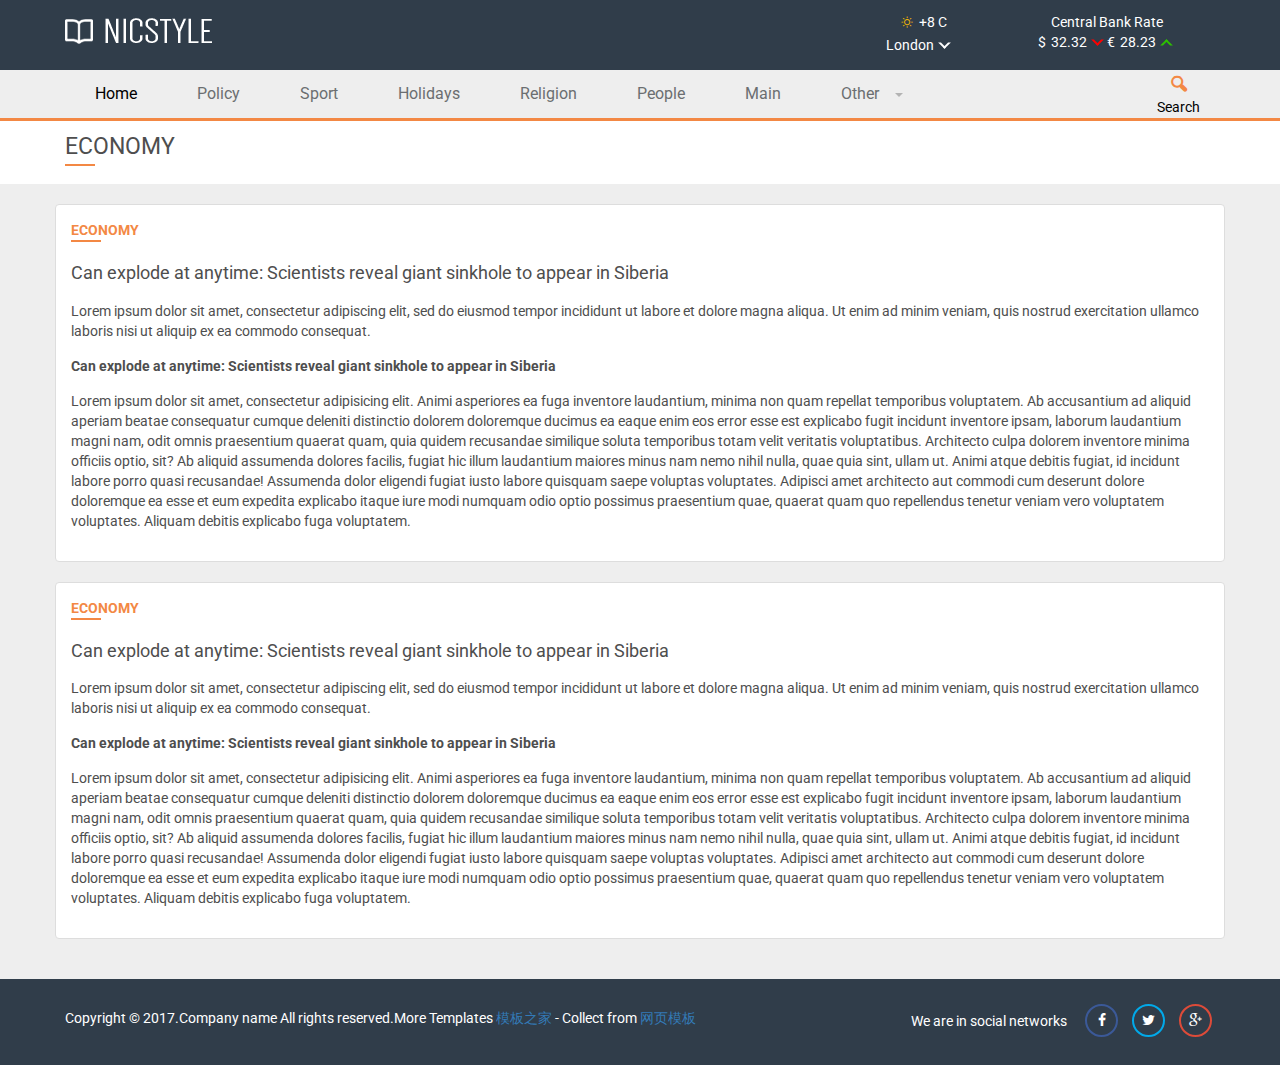
<file: cpts_1360_caq/full-width.html>
﻿<!DOCTYPE html>
<html lang="zxx">
    <head>
        <meta charset="utf-8">
        <meta http-equiv="x-ua-compatible" content="ie=edge">
        <meta content="" name="description">
        <meta content="" name="keywords">
        <meta name="viewport" content="width=device-width, initial-scale=1">
        <meta name="HandheldFriendly" content="true">
        <meta content="telephone=no" name="format-detection">
        <!-- favicon -->
        <link rel="shortcut icon" type="image/png" href="favicon.png" />
        <!--[if (gt IE 9)|!(IE)]><!-->
        <!-- custom CSS -->
        <link href="css/main.css" rel="stylesheet" type="text/css" />
        <!-- END custom CSS -->
        <!--<![endif]-->
        <!-- HTML5 Shim and Respond.js IE8 support of HTML5 elements and media queries -->
        <!-- WARNING: Respond.js doesn't work if you view the page via file:// -->
        <!--[if lt IE 9]>
            <script src="https://oss.maxcdn.com/html5shiv/3.7.2/html5shiv.min.js"></script>
            <script src="https://oss.maxcdn.com/respond/1.4.2/respond.min.js"></script>
        <![endif]-->
        <title></title>
    </head>
    <body>
        <div class="wrapper-sticky-footer">
            <div class="content-sticky">
                <!-- Header -->
                <header id="header" class="header">
                    <div class="header__top">
                        <div class="container">
                            <div class="row">
                                <div class="col-sm-3">
                                    <div class="wrap-logo">
                                        <a href="index.html" class="logo"></a>
                                    </div>
                                </div>
                                <div class="col-sm-offset-2 col-md-offset-5 col-sm-6 col-md-4 hidden-xs">
                                    <div class="col-xs-4 col-sm-5">
                                        <div class="weather">
                                            <div class="weather__temperature">
                                                <span class="icon-sun"></span>
                                                <em class="active">+8 C</em>
                                                <em>+2 C</em>
                                                <em>+3 C</em>
                                            </div>
                                            <div class="weather__city">
                                                <em>London</em>
                                                <div class="weather__city__list">
                                                    <ul>
                                                        <li class="active">
                                                            <a href="#">London</a>
                                                        </li>
                                                        <li>
                                                            <a href="#">Moscow</a>
                                                        </li>
                                                        <li>
                                                            <a href="#">Kiev</a>
                                                        </li>
                                                    </ul>
                                                </div>
                                            </div>
                                        </div>
                                    </div>
                                    <div class="col-xs-6 col-sm-7">
                                        <div class="exchange">
                                            <p class="exchange__name">Central Bank Rate</p>
                                            <p class="exchange__course">
                                                $<span>32.32</span>&#8364;<span>28.23</span>
                                            </p>
                                        </div>
                                    </div>
                                </div>
                            </div>
                        </div>
                    </div>
                    <div class="wsmenucontent overlapblackbg"></div>
                    <div class="wsmenuexpandermain slideRight">
                        <a id="navToggle" class="animated-arrow slideLeft">
                            <span></span>
                        </a>
                    </div>
                    <div class="header_down">
                        <div class="container">
                            <div class="wrapper clearfix bigmegamenu">
                                <!--Main Menu HTML Code-->
                                <nav class="wsmenu slideLeft clearfix">
                                    <ul class="mobile-sub wsmenu-list">
                                        <li class="visible-xs">
                                            <form class="navbar-form mob_search" role="search">
                                                <div class="form-group">
                                                    <input type="text" class="form-control" placeholder="Search">
                                                </div>
                                                <button type="submit" class="btn btn-search">
                                                    <i class="icon-search"></i>
                                                </button>
                                            </form>
                                        </li>

                                        <li class="active">
                                            <span class="wsmenu-click"></span>
                                            <a href="index.html">Home</a>
                                        </li>
                                        <li>
                                            <span class="wsmenu-click"></span>
                                            <a href="category.html">Policy</a>
                                        </li>
                                        <li>
                                            <span class="wsmenu-click"></span>
                                            <a href="category.html">Sport</a>
                                        </li>
                                        <li>
                                            <span class="wsmenu-click"></span>
                                            <a href="category.html">Holidays</a>
                                        </li>
                                        <li>
                                            <span class="wsmenu-click"></span>
                                            <a href="category.html">Religion</a>
                                        </li>
                                        <li>
                                            <span class="wsmenu-click"></span>
                                            <a href="category.html">People</a>
                                        </li>
                                        <li>
                                            <span class="wsmenu-click"></span>
                                            <a href="category.html">Main</a>
                                        </li>
                                        <li>
                                            <span class="wsmenu-click"></span>
                                            <a href="">Other
										<span class="arrow"></span>
			                        </a>
                                            <ul class="wsmenu-submenu">
                                                <li>
                                                    <a href="404.html">404 page</a>
                                                </li>
                                                <li>
                                                    <a href="category.html">Category page</a>
                                                </li>
                                                <li>
                                                    <a href="news.html">News page</a>
                                                </li>
                                                <li>
                                                    <a href="search-result.html">Search result</a>
                                                </li>
                                                <li>
                                                    <a href="full-width.html">Full width</a>
                                                </li>
                                            </ul>
                                        </li>
                                        <li class="navbar-right hidden-xs">
                                            <form class="navbar-form " role="search">
                                                <div class="form-group">
                                                    <input type="text" class="form-control" placeholder="Search">
                                                </div>
                                                <button type="submit" class="btn btn-search">
                                                    <i class="icon-search"></i>
                                                    <br>Search
                                                </button>
                                            </form>
                                        </li>
                                        <li>
                                            <div class="visible-xs col-sm-offset-5 col-sm-4">
                                                <div class="col-sm-5">
                                                    <div class="weather">
                                                        <div class="weather__temperature">
                                                            <span class="icon-sun"></span>
                                                            <em>+8 C</em>
                                                        </div>
                                                        <div class="weather__city">
                                                            <em>London</em>
                                                            <div class="weather__city__list">
                                                                <ul>
                                                                    <li class="active">
                                                                        <a href="#">London</a>
                                                                    </li>
                                                                    <li>
                                                                        <a href="#">Moscow</a>
                                                                    </li>
                                                                    <li>
                                                                        <a href="#">Kiev</a>
                                                                    </li>
                                                                </ul>
                                                            </div>
                                                        </div>
                                                    </div>
                                                </div>
                                                <div class="col-sm-7">
                                                    <div class="exchange">
                                                        <p class="exchange__name">Central Bank Rate</p>
                                                        <p class="exchange__course">
                                                            $<span>32.32</span>&#8364;<span>28.23</span>
                                                        </p>
                                                    </div>
                                                </div>
                                            </div>
                                        </li>
                                    </ul>
                                </nav>
                                <!--Menu HTML Code-->
                            </div>
                        </div>
                    </div>
                </header>
                <!-- END header -->
                <!-- content-->
                <!-- title -->
                <div class="wrap wrap_white">
                    <div class="container title">
                        <h1 class="title__h1 underscore">Economy</h1>
                    </div>
                </div>
                <!-- END title -->
                <div class="wrap wrap_gray pt20">
                    <div class="container">
                        <div class="row">
                            <div class="wrap-thumbnail">
                                <div class="thumbnail">
                                    <div class="thumbnail__news news">
                                        <p class="news__category underscore">Economy</p>
                                        <a href="" class="news__caption">Can explode at anytime: Scientists reveal giant sinkhole to appear in Siberia</a>
                                        <p class="news__desc">Lorem ipsum dolor sit amet, consectetur adipiscing elit, sed do eiusmod tempor incididunt ut labore et dolore magna aliqua. Ut enim ad minim veniam, quis nostrud exercitation ullamco laboris nisi ut aliquip ex ea
                                            commodo consequat.</p>
                                        <p class="news__desc"><strong>Can explode at anytime: Scientists reveal giant sinkhole to appear in Siberia</strong></p>
                                        <p class="news__desc">Lorem ipsum dolor sit amet, consectetur adipisicing elit. Animi asperiores ea fuga inventore laudantium, minima non quam repellat temporibus voluptatem. Ab accusantium ad aliquid aperiam beatae consequatur cumque
                                            deleniti distinctio dolorem doloremque ducimus ea eaque enim eos error esse est explicabo fugit incidunt inventore ipsam, laborum laudantium magni nam, odit omnis praesentium quaerat quam, quia quidem recusandae
                                            similique soluta temporibus totam velit veritatis voluptatibus. Architecto culpa dolorem inventore minima officiis optio, sit? Ab aliquid assumenda dolores facilis, fugiat hic illum laudantium maiores minus
                                            nam nemo nihil nulla, quae quia sint, ullam ut. Animi atque debitis fugiat, id incidunt labore porro quasi recusandae! Assumenda dolor eligendi fugiat iusto labore quisquam saepe voluptas voluptates. Adipisci
                                            amet architecto aut commodi cum deserunt dolore doloremque ea esse et eum expedita explicabo itaque iure modi numquam odio optio possimus praesentium quae, quaerat quam quo repellendus tenetur veniam vero voluptatem
                                            voluptates. Aliquam debitis explicabo fuga voluptatem.
                                        </p>
                                    </div>
                                </div>
                                <div class="thumbnail">
                                    <div class="thumbnail__news news">
                                        <p class="news__category underscore">Economy</p>
                                        <a href="" class="news__caption">Can explode at anytime: Scientists reveal giant sinkhole to appear in Siberia</a>
                                        <p class="news__desc">Lorem ipsum dolor sit amet, consectetur adipiscing elit, sed do eiusmod tempor incididunt ut labore et dolore magna aliqua. Ut enim ad minim veniam, quis nostrud exercitation ullamco laboris nisi ut aliquip ex ea
                                            commodo consequat.</p>
                                        <p class="news__desc"><strong>Can explode at anytime: Scientists reveal giant sinkhole to appear in Siberia</strong></p>
                                        <p class="news__desc">Lorem ipsum dolor sit amet, consectetur adipisicing elit. Animi asperiores ea fuga inventore laudantium, minima non quam repellat temporibus voluptatem. Ab accusantium ad aliquid aperiam beatae consequatur cumque
                                            deleniti distinctio dolorem doloremque ducimus ea eaque enim eos error esse est explicabo fugit incidunt inventore ipsam, laborum laudantium magni nam, odit omnis praesentium quaerat quam, quia quidem recusandae
                                            similique soluta temporibus totam velit veritatis voluptatibus. Architecto culpa dolorem inventore minima officiis optio, sit? Ab aliquid assumenda dolores facilis, fugiat hic illum laudantium maiores minus
                                            nam nemo nihil nulla, quae quia sint, ullam ut. Animi atque debitis fugiat, id incidunt labore porro quasi recusandae! Assumenda dolor eligendi fugiat iusto labore quisquam saepe voluptas voluptates. Adipisci
                                            amet architecto aut commodi cum deserunt dolore doloremque ea esse et eum expedita explicabo itaque iure modi numquam odio optio possimus praesentium quae, quaerat quam quo repellendus tenetur veniam vero voluptatem
                                            voluptates. Aliquam debitis explicabo fuga voluptatem.
                                        </p>
                                    </div>
                                </div>
                            </div>
                        </div>
                    </div>
                </div>
                <!-- END content-->
            </div>
            <!-- Footer -->
            <footer class="footer slate_gray">
                <div class="container">
                    <div class="row">
                        <div class="col-sm-6">
                            <p class="copyright">Copyright &copy; 2017.Company name All rights reserved.More Templates <a href="http://www.cssmoban.com/" target="_blank" title="模板之家">模板之家</a> - Collect from <a href="http://www.cssmoban.com/" title="网页模板" target="_blank">网页模板</a></p>
                        </div>
                        <div class="col-sm-6">
                            <div class="social navbar-right">
                                <p class="social__text">We are in social networks</p>
                                <ul class="social__list">
                                    <li class="social__item">
                                        <a class="facebook" href="#">
                                            <i class="icon-facebook"></i>
                                        </a>
                                    </li>
                                    <li class="social__item">
                                        <a class="twitter" href="#">
                                            <i class="icon-twitter"></i>
                                        </a>
                                    </li>
                                    <li class="social__item">
                                        <a class="gplus" href="#">
                                            <i class="icon-gplus"></i>
                                        </a>
                                    </li>
                                </ul>
                            </div>
                        </div>
                    </div>
                </div>
            </footer>
        </div>
        <!-- END Footer -->
        <!-- All JavaScript libraries -->
		<script src="js/jquery.min.js"></script>
		<script src="js/bootstrap.min.js"></script>
		<!-- Custom JavaScript -->
        <script src="js/main.js"></script>
    </body>
</html>
</file>
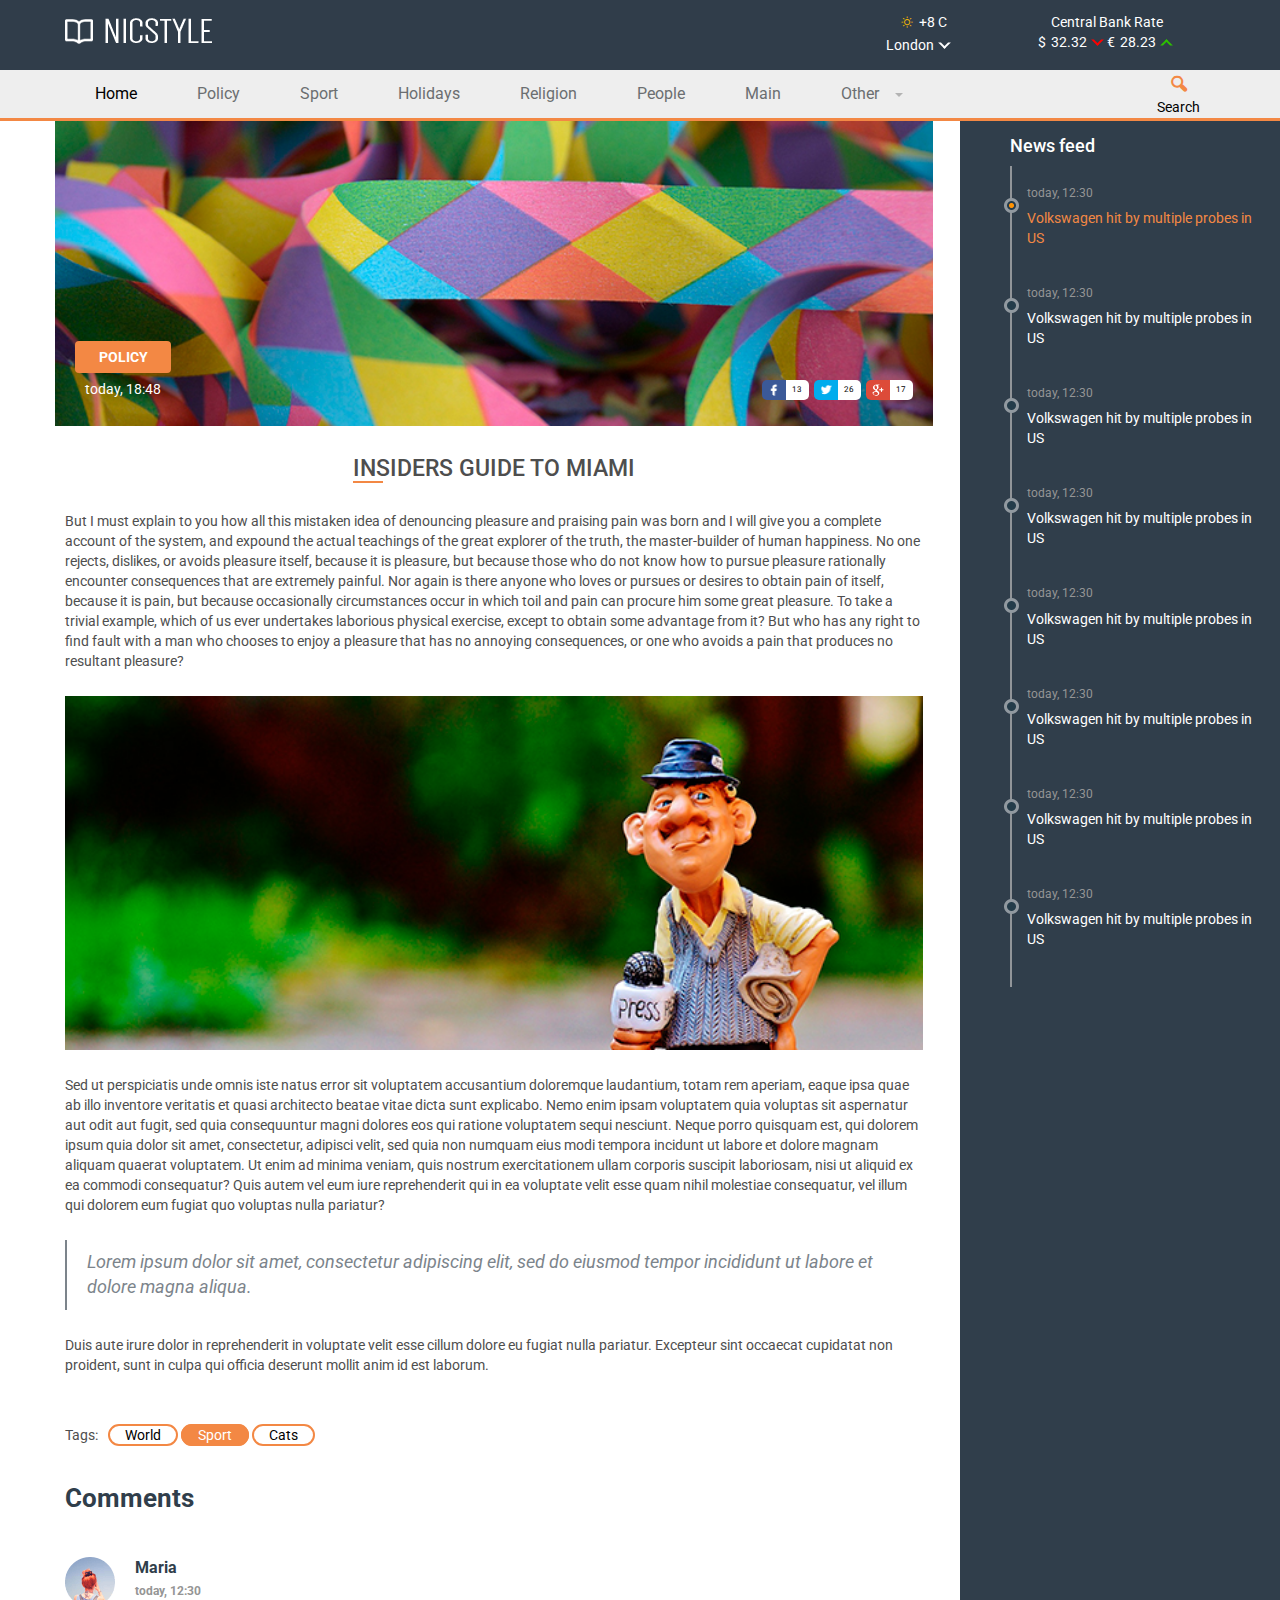
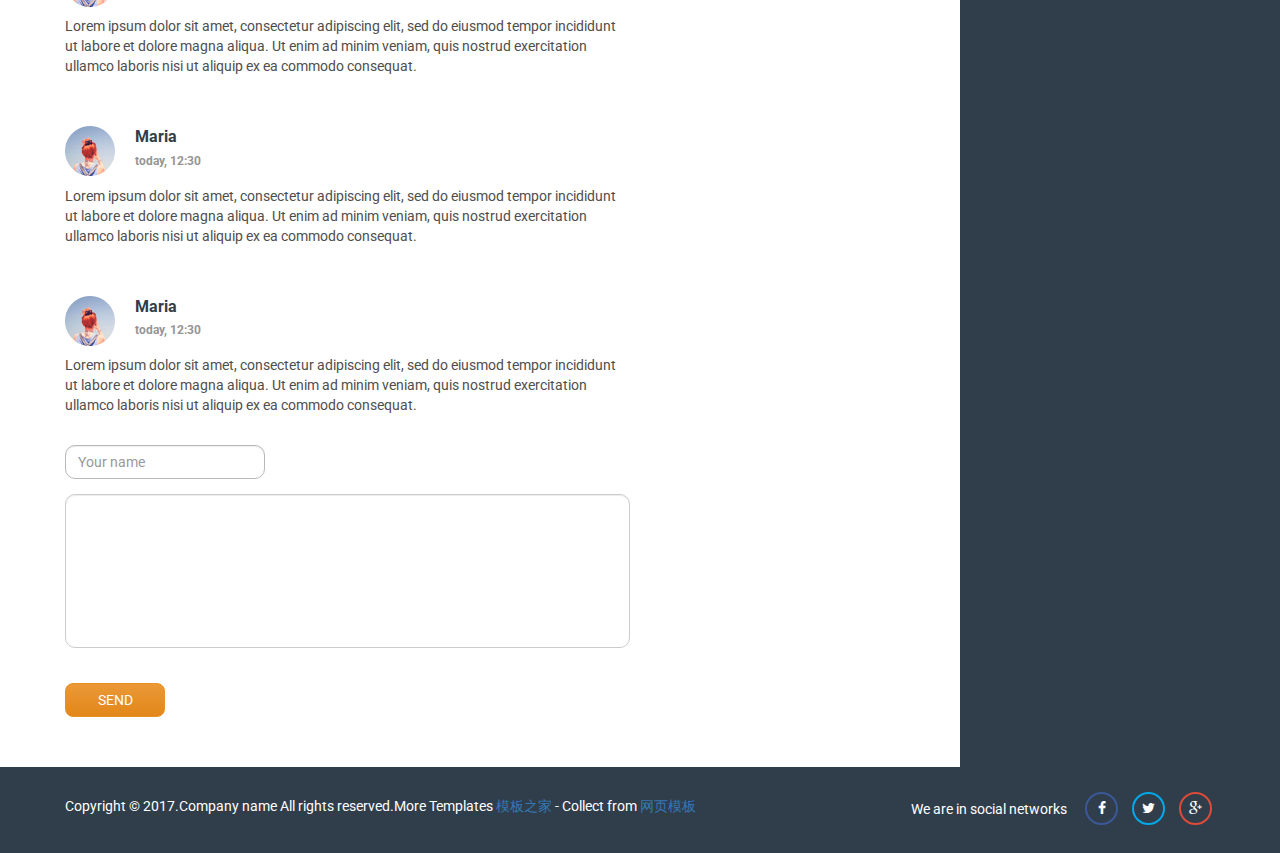
<file: cpts_1360_caq/news.html>
﻿<!DOCTYPE html>
<html lang="zxx">
    <head>
        <meta charset="utf-8">
        <meta http-equiv="x-ua-compatible" content="ie=edge">
        <meta content="" name="description">
        <meta content="" name="keywords">
        <meta name="viewport" content="width=device-width, initial-scale=1">
        <meta name="HandheldFriendly" content="true">
        <meta content="telephone=no" name="format-detection">
        <!-- favicon -->
        <link rel="shortcut icon" type="image/png" href="favicon.png" />
        <!--[if (gt IE 9)|!(IE)]><!-->
        <!-- custom CSS -->
        <link href="css/main.css" rel="stylesheet" type="text/css" />
        <!-- END custom CSS -->
        <!--<![endif]-->
        <!-- HTML5 Shim and Respond.js IE8 support of HTML5 elements and media queries -->
        <!-- WARNING: Respond.js doesn't work if you view the page via file:// -->
        <!--[if lt IE 9]>
            <script src="https://oss.maxcdn.com/html5shiv/3.7.2/html5shiv.min.js"></script>
            <script src="https://oss.maxcdn.com/respond/1.4.2/respond.min.js"></script>
        <![endif]-->
        <title>News</title>
    </head>
    <body>
        <!-- Header -->
        <header id="header" class="header">
            <div class="header__top">
                <div class="container">
                    <div class="row">
                        <div class="col-sm-3">
                            <div class="wrap-logo">
                                <a href="index.html" class="logo"></a>
                            </div>
                        </div>
                        <div class="col-sm-offset-2 col-md-offset-5 col-sm-6 col-md-4 hidden-xs">
                            <div class="col-xs-4 col-sm-5">
                                <div class="weather">
                                    <div class="weather__temperature">
                                        <span class="icon-sun"></span>
                                        <em class="active">+8 C</em>
                                        <em>+2 C</em>
                                        <em>+3 C</em>
                                    </div>
                                    <div class="weather__city">
                                        <em>London</em>
                                        <div class="weather__city__list">
                                            <ul>
                                                <li class="active">
                                                    <a href="#">London</a>
                                                </li>
                                                <li>
                                                    <a href="#">Moscow</a>
                                                </li>
                                                <li>
                                                    <a href="#">Kiev</a>
                                                </li>
                                            </ul>
                                        </div>
                                    </div>
                                </div>
                            </div>
                            <div class="col-xs-6 col-sm-7">
                                <div class="exchange">
                                    <p class="exchange__name">Central Bank Rate</p>
                                    <p class="exchange__course">
                                        $<span>32.32</span>&#8364;<span>28.23</span>
                                    </p>
                                </div>
                            </div>
                        </div>
                    </div>
                </div>
            </div>
            <div class="wsmenucontent overlapblackbg"></div>
            <div class="wsmenuexpandermain slideRight">
                <a id="navToggle" class="animated-arrow slideLeft">
                    <span></span>
                </a>
            </div>
            <div class="header_down">
                <div class="container">
                    <div class="wrapper clearfix bigmegamenu">
                        <!--Main Menu HTML Code-->
                        <nav class="wsmenu slideLeft clearfix">
                            <ul class="mobile-sub wsmenu-list">
                                <li class="visible-xs">
                                    <form class="navbar-form mob_search" role="search">
                                        <div class="form-group">
                                            <input type="text" class="form-control" placeholder="Search">
                                        </div>
                                        <button type="submit" class="btn btn-search">
                                            <i class="icon-search"></i>
                                        </button>
                                    </form>
                                </li>

                                <li class="active">
                                    <span class="wsmenu-click"></span>
                                    <a href="index.html">Home</a>
                                </li>
                                <li>
                                    <span class="wsmenu-click"></span>
                                    <a href="category.html">Policy</a>
                                </li>
                                <li>
                                    <span class="wsmenu-click"></span>
                                    <a href="category.html">Sport</a>
                                </li>
                                <li>
                                    <span class="wsmenu-click"></span>
                                    <a href="category.html">Holidays</a>
                                </li>
                                <li>
                                    <span class="wsmenu-click"></span>
                                    <a href="category.html">Religion</a>
                                </li>
                                <li>
                                    <span class="wsmenu-click"></span>
                                    <a href="category.html">People</a>
                                </li>
                                <li>
                                    <span class="wsmenu-click"></span>
                                    <a href="category.html">Main</a>
                                </li>
                                <li>
                                    <span class="wsmenu-click"></span>
                                    <a href="">Other
                                        <span class="arrow"></span>
                                    </a>
                                    <ul class="wsmenu-submenu">
                                        <li>
                                            <a href="404.html">404 page</a>
                                        </li>
                                        <li>
                                            <a href="category.html">Category page</a>
                                        </li>
                                        <li>
                                            <a href="news.html">News page</a>
                                        </li>
                                        <li>
                                            <a href="search-result.html">Search result</a>
                                        </li>
                                        <li>
                                            <a href="full-width.html">Full width</a>
                                        </li>
                                    </ul>
                                </li>
                                <li class="navbar-right hidden-xs">
                                    <form class="navbar-form " role="search">
                                        <div class="form-group">
                                            <input type="text" class="form-control" placeholder="Search">
                                        </div>
                                        <button type="submit" class="btn btn-search">
                                            <i class="icon-search"></i>
                                            <br>Search
                                        </button>
                                    </form>
                                </li>
                                <li>
                                    <div class="visible-xs col-sm-offset-5 col-sm-4">
                                        <div class="col-sm-5">
                                            <div class="weather">
                                                <div class="weather__temperature">
                                                    <span class="icon-sun"></span>
                                                    <em>+8 C</em>
                                                </div>
                                                <div class="weather__city">
                                                    <em>London</em>
                                                    <div class="weather__city__list">
                                                        <ul>
                                                            <li class="active">
                                                                <a href="#">London</a>
                                                            </li>
                                                            <li>
                                                                <a href="#">Moscow</a>
                                                            </li>
                                                            <li>
                                                                <a href="#">Kiev</a>
                                                            </li>
                                                        </ul>
                                                    </div>
                                                </div>
                                            </div>
                                        </div>
                                        <div class="col-sm-7">
                                            <div class="exchange">
                                                <p class="exchange__name">Central Bank Rate</p>
                                                <p class="exchange__course">
                                                    $<span>32.32</span>&#8364;<span>28.23</span>
                                                </p>
                                            </div>
                                        </div>
                                    </div>
                                </li>
                            </ul>
                        </nav>
                        <!--Menu HTML Code-->
                    </div>
                </div>
            </div>
        </header>
        <!-- END header -->
        <!-- header slider -->
        <div class="wrapper">
            <article class="container articles">
                <div class="row">
                    <div class="col-sm-4 col-md-3 right_sidebar hidden-xs hidden-sm" data-spy="affix" data-offset-top="112" data-offset-bottom="80">
                        <div class="news-tabs">
                            <p class="news-tabs__title h2">News feed</p>
                            <ul class="news-tabs__nav nav nav-tabs shadow_text" role="tablist">
                                <li role="presentation" class="active">
                                    <a href="#home" role="tab" data-toggle="tab">
                                        <span class="time">today, 12:30</span>
                                        Volkswagen hit by multiple probes in US
                                    </a>
                                </li>
                                <li role="presentation">
                                    <a href="#profile" role="tab" data-toggle="tab">
                                        <span class="time">today, 12:30</span>
                                        Volkswagen hit by multiple probes in US
                                    </a>
                                </li>
                                <li role="presentation">
                                    <a href="#messages" role="tab" data-toggle="tab">
                                        <span class="time">today, 12:30</span>
                                        Volkswagen hit by multiple probes in US
                                    </a>
                                </li>
                                <li role="presentation">
                                    <a href="#settings" role="tab" data-toggle="tab">
                                        <span class="time">today, 12:30</span>
                                        Volkswagen hit by multiple probes in US
                                    </a>
                                </li>
                                <li role="presentation">
                                    <a href="#home" role="tab" data-toggle="tab">
                                        <span class="time">today, 12:30</span>
                                        Volkswagen hit by multiple probes in US
                                    </a>
                                </li>
                                <li role="presentation">
                                    <a href="#profile" role="tab" data-toggle="tab">
                                        <span class="time">today, 12:30</span>
                                        Volkswagen hit by multiple probes in US
                                    </a>
                                </li>
                                <li role="presentation">
                                    <a href="#messages" role="tab" data-toggle="tab">
                                        <span class="time">today, 12:30</span>
                                        Volkswagen hit by multiple probes in US
                                    </a>
                                </li>
                                <li role="presentation">
                                    <a href="#settings" role="tab" data-toggle="tab">
                                        <span class="time">today, 12:30</span>
                                        Volkswagen hit by multiple probes in US
                                    </a>
                                </li>
                            </ul>
                        </div>
                    </div>
                    <div class="col-sm-12 col-md-9 p0 wrap-headline">
                        <img src="img/content/article.jpg" alt="img" class="wrap-headline__img">
                        <div class="headline clearfix">
                            <div class="headline__data">
                                <a href="category.html" class="headline__category headline__category_orange">Policy</a>
                                <p class="headline__category">today, 18:48</p>
                            </div>
                            <div class="share">
                                <ul class="share__list">
                                    <li class="share__row">
                                        <a class="share__link share__link_bg-facebook" href="#">
                                            <i class="bg bg_facebook">&ensp;</i>
                                        </a>
                                        <span class="share__number">13</span>
                                    </li>
                                    <li class="share__row">
                                        <a class="share__link share__link_bg-twitter" href="#">
                                            <i class="bg bg_twitter">&ensp;</i>
                                        </a>
                                        <span class="share__number">26</span>
                                    </li>
                                    <li class="share__row">
                                        <a class="share__link share__link_bg-google" href="#">
                                            <i class="bg bg_google">&ensp;</i>
                                        </a>
                                        <span class="share__number">17</span>
                                    </li>
                                </ul>
                            </div>
                        </div>
                    </div>
                    <div class="col-sm-12 col-md-9 article_text">
                        <div class="current">
                            <h1 class="text-center yel_line current__title">Insiders Guide to Miami</h1>
                            <p class="current__text">But I must explain to you how all this mistaken idea of denouncing pleasure and praising pain was born and I will give you a complete account of the system, and expound the actual teachings of the great explorer of the truth,
                                the master-builder of human happiness. No one rejects, dislikes, or avoids pleasure itself, because it is pleasure, but because those who do not know how to pursue pleasure rationally encounter consequences that are extremely
                                painful. Nor again is there anyone who loves or pursues or desires to obtain pain of itself, because it is pain, but because occasionally circumstances occur in which toil and pain can procure him some great pleasure. To
                                take a trivial example, which of us ever undertakes laborious physical exercise, except to obtain some advantage from it? But who has any right to find fault with a man who chooses to enjoy a pleasure that has no annoying
                                consequences, or one who avoids a pain that produces no resultant pleasure?</p>
                            <img src="img/content/article2.jpg" alt="img" class="current__img">
                            <p class="current__text">Sed ut perspiciatis unde omnis iste natus error sit voluptatem accusantium doloremque laudantium, totam rem aperiam, eaque ipsa quae ab illo inventore veritatis et quasi architecto beatae vitae dicta sunt explicabo. Nemo enim
                                ipsam voluptatem quia voluptas sit aspernatur aut odit aut fugit, sed quia consequuntur magni dolores eos qui ratione voluptatem sequi nesciunt. Neque porro quisquam est, qui dolorem ipsum quia dolor sit amet, consectetur,
                                adipisci velit, sed quia non numquam eius modi tempora incidunt ut labore et dolore magnam aliquam quaerat voluptatem. Ut enim ad minima veniam, quis nostrum exercitationem ullam corporis suscipit laboriosam, nisi ut aliquid
                                ex ea commodi consequatur? Quis autem vel eum iure reprehenderit qui in ea voluptate velit esse quam nihil molestiae consequatur, vel illum qui dolorem eum fugiat quo voluptas nulla pariatur?</p>
                            <blockquote class="quote current__quote">Lorem ipsum dolor sit amet, consectetur adipiscing elit, sed do eiusmod tempor incididunt ut labore et dolore magna aliqua.</blockquote>
                            <p class="current__text">Duis aute irure dolor in reprehenderit in voluptate velit esse cillum dolore eu fugiat nulla pariatur. Excepteur sint occaecat cupidatat non proident, sunt in culpa qui officia deserunt mollit anim id est laborum.</p>
                        </div>
                    </div>
                    <div class="col-sm-12 col-md-9 tags">
                        <p>Tags:</p>
                        <ul>
                            <li>
                                <a href="#" title="World" class="font">World</a>
                            </li>
                            <li>
                                <a class="yellow font" href="#" title="Sport">Sport</a>
                            </li>
                            <li>
                                <a href="#" title="Cats" class="font">Cats</a>
                            </li>
                        </ul>
                    </div>
                    <div class="col-sm-9 col-md-8 col-lg-6 comments">
                        <p class="comments__title">Comments</p>
                        <div class="comments__media">
                            <div class="media-middle">
                                <i class="media-object" style="background-image: url('img/content/comment.png')"></i>
                                <div class="comm_info">
                                    <h4 class="media-heading">Maria</h4>
                                    <span class="time">today, 12:30</span>
                                </div>
                            </div>
                            <p class="media-body">Lorem ipsum dolor sit amet, consectetur adipiscing elit, sed do eiusmod tempor incididunt ut labore et dolore magna aliqua. Ut enim ad minim veniam, quis nostrud exercitation ullamco laboris nisi ut aliquip ex ea commodo consequat.</p>
                        </div>
                        <div class="comments__media">
                            <div class="media-middle">
                                <i class="media-object" style="background-image: url('img/content/comment.png')"></i>
                                <div class="comm_info">
                                    <h4 class="media-heading">Maria</h4>
                                    <span class="time">today, 12:30</span>
                                </div>
                            </div>
                            <p class="media-body">Lorem ipsum dolor sit amet, consectetur adipiscing elit, sed do eiusmod tempor incididunt ut labore et dolore magna aliqua. Ut enim ad minim veniam, quis nostrud exercitation ullamco laboris nisi ut aliquip ex ea commodo consequat.</p>
                        </div>
                        <div class="comments__media">
                            <div class="media-middle">
                                <i class="media-object" style="background-image: url('img/content/comment.png')"></i>
                                <div class="comm_info">
                                    <h4 class="media-heading">Maria</h4>
                                    <span class="time">today, 12:30</span>
                                </div>
                            </div>
                            <p class="media-body">Lorem ipsum dolor sit amet, consectetur adipiscing elit, sed do eiusmod tempor incididunt ut labore et dolore magna aliqua. Ut enim ad minim veniam, quis nostrud exercitation ullamco laboris nisi ut aliquip ex ea commodo consequat.</p>
                        </div>
                        <div class="comments__form">
                            <form action="#" method="POST">
                                <div class="form-group">
                                    <input type="text" style="width: 200px;" class="form-control" placeholder="Your name">
                                </div>
                                <div class="form-group">
                                    <textarea name="text" id="input" class="form-control" rows="7" required="required"></textarea>
                                </div>
                                <button type="submit" class="btn btn-comment">send</button>
                            </form>
                        </div>
                    </div>
                </div>
            </article>
        </div>
        <!-- Footer -->
        <footer class="footer slate_gray">
            <div class="container">
                <div class="row">
                    <div class="col-sm-6">
                        <p class="copyright">Copyright &copy; 2017.Company name All rights reserved.More Templates <a href="http://www.cssmoban.com/" target="_blank" title="模板之家">模板之家</a> - Collect from <a href="http://www.cssmoban.com/" title="网页模板" target="_blank">网页模板</a></p>
                    </div>
                    <div class="col-sm-6">
                        <div class="social navbar-right">
                            <p class="social__text">We are in social networks</p>
                            <ul class="social__list">
                                <li class="social__item">
                                    <a class="facebook" href="#">
                                        <i class="icon-facebook"></i>
                                    </a>
                                </li>
                                <li class="social__item">
                                    <a class="twitter" href="#">
                                        <i class="icon-twitter"></i>
                                    </a>
                                </li>
                                <li class="social__item">
                                    <a class="gplus" href="#">
                                        <i class="icon-gplus"></i>
                                    </a>
                                </li>
                            </ul>
                        </div>
                    </div>
                </div>
            </div>
        </footer>
        <!-- END Footer -->
        <!-- All JavaScript libraries -->
		<script src="js/jquery.min.js"></script>
		<script src="js/bootstrap.min.js"></script>
		<!-- Custom JavaScript -->
        <script src="js/main.js"></script>
    </body>
</html>
</file>
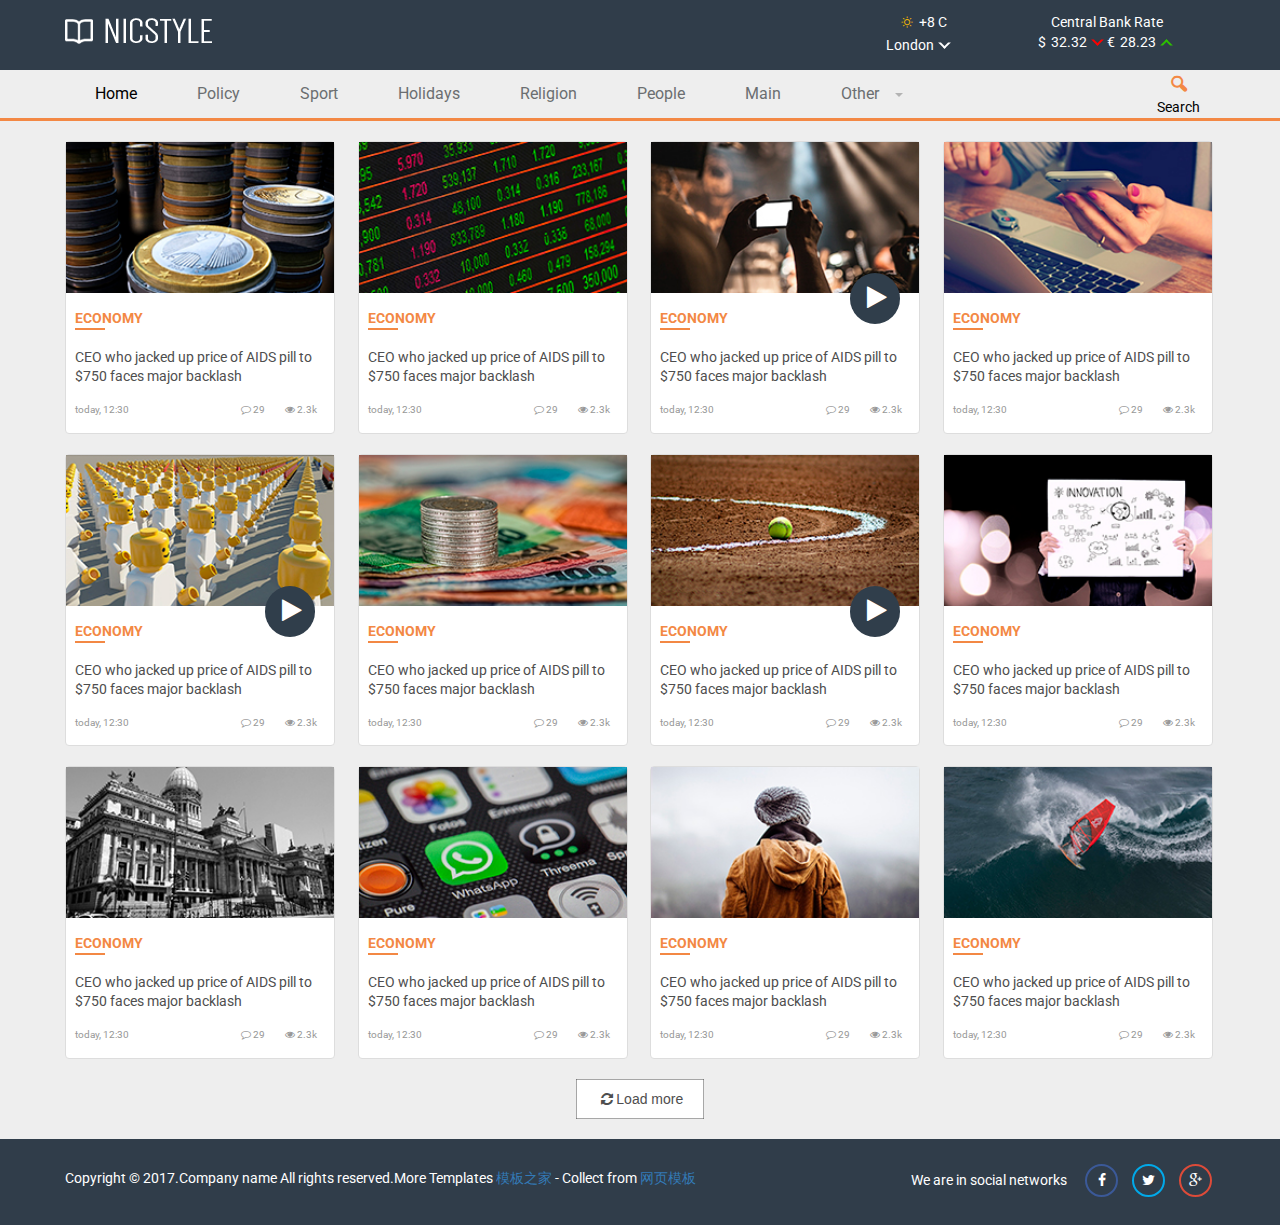
<file: cpts_1360_caq/search-result.html>
﻿<!DOCTYPE html>
<html lang="zxx">
    <head>
        <meta charset="utf-8">
        <meta http-equiv="x-ua-compatible" content="ie=edge">
        <meta content="" name="description">
        <meta content="" name="keywords">
        <meta name="viewport" content="width=device-width, initial-scale=1">
        <meta name="HandheldFriendly" content="true">
        <meta content="telephone=no" name="format-detection">
        <!-- favicon -->
        <link rel="shortcut icon" type="image/png" href="favicon.png" />
        <!--[if (gt IE 9)|!(IE)]><!-->
        <!-- custom CSS -->
        <link href="css/main.css" rel="stylesheet" type="text/css" />
        <!-- END custom CSS -->
        <!--<![endif]-->
        <!-- HTML5 Shim and Respond.js IE8 support of HTML5 elements and media queries -->
        <!-- WARNING: Respond.js doesn't work if you view the page via file:// -->
        <!--[if lt IE 9]>
            <script src="https://oss.maxcdn.com/html5shiv/3.7.2/html5shiv.min.js"></script>
            <script src="https://oss.maxcdn.com/respond/1.4.2/respond.min.js"></script>
        <![endif]-->
        <title></title>
    </head>
    <body class="page">
        <div class="wrapper-sticky-footer">
            <div class="content-sticky">
                <!-- Header -->
                <header id="header" class="header">
                    <div class="header__top">
                        <div class="container">
                            <div class="row">
                                <div class="col-sm-3">
                                    <div class="wrap-logo">
                                        <a href="index.html" class="logo"></a>
                                    </div>
                                </div>
                                <div class="col-sm-offset-2 col-md-offset-5 col-sm-6 col-md-4 hidden-xs">
                                    <div class="col-xs-4 col-sm-5">
                                        <div class="weather">
                                            <div class="weather__temperature">
                                                <span class="icon-sun"></span>
                                                <em class="active">+8 C</em>
                                                <em>+2 C</em>
                                                <em>+3 C</em>
                                            </div>
                                            <div class="weather__city">
                                                <em>London</em>
                                                <div class="weather__city__list">
                                                    <ul>
                                                        <li class="active">
                                                            <a href="#">London</a>
                                                        </li>
                                                        <li>
                                                            <a href="#">Moscow</a>
                                                        </li>
                                                        <li>
                                                            <a href="#">Kiev</a>
                                                        </li>
                                                    </ul>
                                                </div>
                                            </div>
                                        </div>
                                    </div>
                                    <div class="col-xs-6 col-sm-7">
                                        <div class="exchange">
                                            <p class="exchange__name">Central Bank Rate</p>
                                            <p class="exchange__course">
                                                $<span>32.32</span>&#8364;<span>28.23</span>
                                            </p>
                                        </div>
                                    </div>
                                </div>
                            </div>
                        </div>
                    </div>
                    <div class="wsmenucontent overlapblackbg"></div>
                    <div class="wsmenuexpandermain slideRight">
                        <a id="navToggle" class="animated-arrow slideLeft">
                            <span></span>
                        </a>
                    </div>
                    <div class="header_down">
                        <div class="container">
                            <div class="wrapper clearfix bigmegamenu">
                                <!--Main Menu HTML Code-->
                                <nav class="wsmenu slideLeft clearfix">
                                    <ul class="mobile-sub wsmenu-list">
                                        <li class="visible-xs">
                                            <form class="navbar-form mob_search" role="search">
                                                <div class="form-group">
                                                    <input type="text" class="form-control" placeholder="Search">
                                                </div>
                                                <button type="submit" class="btn btn-search">
                                                    <i class="icon-search"></i>
                                                </button>
                                            </form>
                                        </li>

                                        <li class="active">
                                            <span class="wsmenu-click"></span>
                                            <a href="index.html">Home</a>
                                        </li>
                                        <li>
                                            <span class="wsmenu-click"></span>
                                            <a href="category.html">Policy</a>
                                        </li>
                                        <li>
                                            <span class="wsmenu-click"></span>
                                            <a href="category.html">Sport</a>
                                        </li>
                                        <li>
                                            <span class="wsmenu-click"></span>
                                            <a href="category.html">Holidays</a>
                                        </li>
                                        <li>
                                            <span class="wsmenu-click"></span>
                                            <a href="category.html">Religion</a>
                                        </li>
                                        <li>
                                            <span class="wsmenu-click"></span>
                                            <a href="category.html">People</a>
                                        </li>
                                        <li>
                                            <span class="wsmenu-click"></span>
                                            <a href="category.html">Main</a>
                                        </li>
                                        <li>
                                            <span class="wsmenu-click"></span>
                                            <a href="">Other
										<span class="arrow"></span>
			                        </a>
                                            <ul class="wsmenu-submenu">
                                                <li>
                                                    <a href="404.html">404 page</a>
                                                </li>
                                                <li>
                                                    <a href="category.html">Category page</a>
                                                </li>
                                                <li>
                                                    <a href="news.html">News page</a>
                                                </li>
                                                <li>
                                                    <a href="search-result.html">Search result</a>
                                                </li>
                                                <li>
                                                    <a href="full-width.html">Full width</a>
                                                </li>
                                            </ul>
                                        </li>
                                        <li class="navbar-right hidden-xs">
                                            <form class="navbar-form " role="search">
                                                <div class="form-group">
                                                    <input type="text" class="form-control" placeholder="Search">
                                                </div>
                                                <button type="submit" class="btn btn-search">
                                                    <i class="icon-search"></i>
                                                    <br>Search
                                                </button>
                                            </form>
                                        </li>
                                        <li>
                                            <div class="visible-xs col-sm-offset-5 col-sm-4">
                                                <div class="col-sm-5">
                                                    <div class="weather">
                                                        <div class="weather__temperature">
                                                            <span class="icon-sun"></span>
                                                            <em>+8 C</em>
                                                        </div>
                                                        <div class="weather__city">
                                                            <em>London</em>
                                                            <div class="weather__city__list">
                                                                <ul>
                                                                    <li class="active">
                                                                        <a href="#">London</a>
                                                                    </li>
                                                                    <li>
                                                                        <a href="#">Moscow</a>
                                                                    </li>
                                                                    <li>
                                                                        <a href="#">Kiev</a>
                                                                    </li>
                                                                </ul>
                                                            </div>
                                                        </div>
                                                    </div>
                                                </div>
                                                <div class="col-sm-7">
                                                    <div class="exchange">
                                                        <p class="exchange__name">Central Bank Rate</p>
                                                        <p class="exchange__course">
                                                            $<span>32.32</span>&#8364;<span>28.23</span>
                                                        </p>
                                                    </div>
                                                </div>
                                            </div>
                                        </li>
                                    </ul>
                                </nav>
                                <!--Menu HTML Code-->
                            </div>
                        </div>
                    </div>
                </header>
                <!-- END header -->
                <!-- content-->
                <div class="wrap wrap_gray pt20">
                    <div class="container">
                        <div class="row">
                            <div class="col-sm-3">
                                <div class="thumbnail thumbnail_small">
                                    <a href="news.html" class="thumbnail__link">
                                        <img src="img/content/news2.jpg" height="153" width="270" alt="News">
                                    </a>
                                    <div class="caption thumbnail__caption">
                                        <div class="news caption__news">
                                            <p class="news__category yellow-line">Economy</p>
                                            <a href="news.html" class="news__link">
                                                <p class="news__text">CEO who jacked up price of AIDS pill to $750 faces major backlash</p>
                                            </a>
                                        </div>
                                        <div class="posted">
                                            <span class="posted__date">today, 12:30</span>
                                            <ul class="posted__icon">
                                                <li>
                                                    <span>
                                                <i class="icon-comment-empty"></i>29
                                            </span>
                                                </li>
                                                <li>
                                                    <span>
                                                <i class="icon-eye"></i>2.3k
                                            </span>
                                                </li>
                                            </ul>
                                        </div>
                                    </div>
                                </div>
                            </div>
                            <div class="col-sm-3">
                                <div class="thumbnail thumbnail_small">
                                    <a href="news.html" class="thumbnail__link">
                                        <img src="img/content/news3.jpg" height="153" width="270" alt="News">
                                    </a>
                                    <div class="caption thumbnail__caption">
                                        <div class="news caption__news">
                                            <p class="news__category yellow-line">Economy</p>
                                            <a href="news.html" class="news__link">
                                                <p class="news__text">CEO who jacked up price of AIDS pill to $750 faces major backlash</p>
                                            </a>
                                        </div>
                                        <div class="posted">
                                            <span class="posted__date">today, 12:30</span>
                                            <ul class="posted__icon">
                                                <li>
                                                    <span>
                                                <i class="icon-comment-empty"></i>29
                                            </span>
                                                </li>
                                                <li>
                                                    <span>
                                                <i class="icon-eye"></i>2.3k
                                            </span>
                                                </li>
                                            </ul>
                                        </div>
                                    </div>
                                </div>
                            </div>
                            <div class="col-sm-3">
                                <div class="thumbnail thumbnail_small">
                                    <a href="news.html" class="thumbnail__link">
                                        <img src="img/content/news4.jpg" height="153" width="270" alt="News">
                                    </a>
                                    <div class="caption thumbnail__caption">
                                        <div class="news caption__news">
                                            <i class="icon-play"></i>
                                            <p class="news__category yellow-line">Economy</p>
                                            <a href="news.html" class="news__link">
                                                <p class="news__text">CEO who jacked up price of AIDS pill to $750 faces major backlash</p>
                                            </a>
                                        </div>
                                        <div class="posted">
                                            <span class="posted__date">today, 12:30</span>
                                            <ul class="posted__icon">
                                                <li>
                                                    <span>
                                                <i class="icon-comment-empty"></i>29
                                            </span>
                                                </li>
                                                <li>
                                                    <span>
                                                <i class="icon-eye"></i>2.3k
                                            </span>
                                                </li>
                                            </ul>
                                        </div>
                                    </div>
                                </div>
                            </div>
                            <div class="col-sm-3">
                                <div class="thumbnail thumbnail_small">
                                    <a href="news.html" class="thumbnail__link">
                                        <img src="img/content/news5.jpg" height="153" width="270" alt="News">
                                    </a>
                                    <div class="caption thumbnail__caption">
                                        <div class="news caption__news">
                                            <p class="news__category yellow-line">Economy</p>
                                            <a href="news.html" class="news__link">
                                                <p class="news__text">CEO who jacked up price of AIDS pill to $750 faces major backlash</p>
                                            </a>
                                        </div>
                                        <div class="posted">
                                            <span class="posted__date">today, 12:30</span>
                                            <ul class="posted__icon">
                                                <li>
                                                    <span>
                                                <i class="icon-comment-empty"></i>29
                                            </span>
                                                </li>
                                                <li>
                                                    <span>
                                                <i class="icon-eye"></i>2.3k
                                            </span>
                                                </li>
                                            </ul>
                                        </div>
                                    </div>
                                </div>
                            </div>
                            <div class="col-sm-3">
                                <div class="thumbnail thumbnail_small">
                                    <a href="news.html" class="thumbnail__link">
                                        <img src="img/content/news6.jpg" height="153" width="270" alt="News">
                                    </a>
                                    <div class="caption thumbnail__caption">
                                        <div class="news caption__news">
                                            <i class="icon-play"></i>
                                            <p class="news__category yellow-line">Economy</p>
                                            <a href="news.html" class="news__link">
                                                <p class="news__text">CEO who jacked up price of AIDS pill to $750 faces major backlash</p>
                                            </a>
                                        </div>
                                        <div class="posted">
                                            <span class="posted__date">today, 12:30</span>
                                            <ul class="posted__icon">
                                                <li>
                                                    <span>
                                                <i class="icon-comment-empty"></i>29
                                            </span>
                                                </li>
                                                <li>
                                                    <span>
                                                <i class="icon-eye"></i>2.3k
                                            </span>
                                                </li>
                                            </ul>
                                        </div>
                                    </div>
                                </div>
                            </div>
                            <div class="col-sm-3">
                                <div class="thumbnail thumbnail_small">
                                    <a href="news.html" class="thumbnail__link">
                                        <img src="img/content/news7.jpg" height="153" width="270" alt="News">
                                    </a>
                                    <div class="caption thumbnail__caption">
                                        <div class="news caption__news">
                                            <p class="news__category yellow-line">Economy</p>
                                            <a href="news.html" class="news__link">
                                                <p class="news__text">CEO who jacked up price of AIDS pill to $750 faces major backlash</p>
                                            </a>
                                        </div>
                                        <div class="posted">
                                            <span class="posted__date">today, 12:30</span>
                                            <ul class="posted__icon">
                                                <li>
                                                    <span>
                                                <i class="icon-comment-empty"></i>29
                                            </span>
                                                </li>
                                                <li>
                                                    <span>
                                                <i class="icon-eye"></i>2.3k
                                            </span>
                                                </li>
                                            </ul>
                                        </div>
                                    </div>
                                </div>
                            </div>
                            <div class="col-sm-3">
                                <div class="thumbnail thumbnail_small">
                                    <a href="news.html" class="thumbnail__link">
                                        <img src="img/content/news8.jpg" height="153" width="270" alt="News">
                                    </a>
                                    <div class="caption thumbnail__caption">
                                        <div class="news caption__news">
                                            <i class="icon-play"></i>
                                            <p class="news__category yellow-line">Economy</p>
                                            <a href="news.html" class="news__link">
                                                <p class="news__text">CEO who jacked up price of AIDS pill to $750 faces major backlash</p>
                                            </a>
                                        </div>
                                        <div class="posted">
                                            <span class="posted__date">today, 12:30</span>
                                            <ul class="posted__icon">
                                                <li>
                                                    <span>
                                                <i class="icon-comment-empty"></i>29
                                            </span>
                                                </li>
                                                <li>
                                                    <span>
                                                <i class="icon-eye"></i>2.3k
                                            </span>
                                                </li>
                                            </ul>
                                        </div>
                                    </div>
                                </div>
                            </div>
                            <div class="col-sm-3">
                                <div class="thumbnail thumbnail_small">
                                    <a href="news.html" class="thumbnail__link">
                                        <img src="img/content/news9.jpg" height="153" width="270" alt="News">
                                    </a>
                                    <div class="caption thumbnail__caption">
                                        <div class="news caption__news">
                                            <p class="news__category yellow-line">Economy</p>
                                            <a href="news.html" class="news__link">
                                                <p class="news__text">CEO who jacked up price of AIDS pill to $750 faces major backlash</p>
                                            </a>
                                        </div>
                                        <div class="posted">
                                            <span class="posted__date">today, 12:30</span>
                                            <ul class="posted__icon">
                                                <li>
                                                    <span>
                                                <i class="icon-comment-empty"></i>29
                                            </span>
                                                </li>
                                                <li>
                                                    <span>
                                                <i class="icon-eye"></i>2.3k
                                            </span>
                                                </li>
                                            </ul>
                                        </div>
                                    </div>
                                </div>
                            </div>
                            <div class="col-sm-3">
                                <div class="thumbnail thumbnail_small">
                                    <a href="news.html" class="thumbnail__link">
                                        <img src="img/content/news10.jpg" height="153" width="270" alt="News">
                                    </a>
                                    <div class="caption thumbnail__caption">
                                        <div class="news caption__news">
                                            <p class="news__category yellow-line">Economy</p>
                                            <a href="news.html" class="news__link">
                                                <p class="news__text">CEO who jacked up price of AIDS pill to $750 faces major backlash</p>
                                            </a>
                                        </div>
                                        <div class="posted">
                                            <span class="posted__date">today, 12:30</span>
                                            <ul class="posted__icon">
                                                <li>
                                                    <span>
                                                <i class="icon-comment-empty"></i>29
                                            </span>
                                                </li>
                                                <li>
                                                    <span>
                                                <i class="icon-eye"></i>2.3k
                                            </span>
                                                </li>
                                            </ul>
                                        </div>
                                    </div>
                                </div>
                            </div>
                            <div class="col-sm-3">
                                <div class="thumbnail thumbnail_small">
                                    <a href="news.html" class="thumbnail__link">
                                        <img src="img/content/news11.jpg" height="153" width="270" alt="News">
                                    </a>
                                    <div class="caption thumbnail__caption">
                                        <div class="news caption__news">
                                            <p class="news__category yellow-line">Economy</p>
                                            <a href="news.html" class="news__link">
                                                <p class="news__text">CEO who jacked up price of AIDS pill to $750 faces major backlash</p>
                                            </a>
                                        </div>
                                        <div class="posted">
                                            <span class="posted__date">today, 12:30</span>
                                            <ul class="posted__icon">
                                                <li>
                                                    <span>
                                                <i class="icon-comment-empty"></i>29
                                            </span>
                                                </li>
                                                <li>
                                                    <span>
                                                <i class="icon-eye"></i>2.3k
                                            </span>
                                                </li>
                                            </ul>
                                        </div>
                                    </div>
                                </div>
                            </div>
                            <div class="col-sm-3">
                                <div class="thumbnail thumbnail_small">
                                    <a href="news.html" class="thumbnail__link">
                                        <img src="img/content/news12.jpg" height="153" width="270" alt="News">
                                    </a>
                                    <div class="caption thumbnail__caption">
                                        <div class="news caption__news">
                                            <p class="news__category yellow-line">Economy</p>
                                            <a href="news.html" class="news__link">
                                                <p class="news__text">CEO who jacked up price of AIDS pill to $750 faces major backlash</p>
                                            </a>
                                        </div>
                                        <div class="posted">
                                            <span class="posted__date">today, 12:30</span>
                                            <ul class="posted__icon">
                                                <li>
                                                    <span>
                                                <i class="icon-comment-empty"></i>29
                                            </span>
                                                </li>
                                                <li>
                                                    <span>
                                                <i class="icon-eye"></i>2.3k
                                            </span>
                                                </li>
                                            </ul>
                                        </div>
                                    </div>
                                </div>
                            </div>
                            <div class="col-sm-3">
                                <div class="thumbnail thumbnail_small">
                                    <a href="news.html" class="thumbnail__link">
                                        <img src="img/content/news13.jpg" height="153" width="270" alt="News">
                                    </a>
                                    <div class="caption thumbnail__caption">
                                        <div class="news caption__news">
                                            <p class="news__category yellow-line">Economy</p>
                                            <a href="news.html" class="news__link">
                                                <p class="news__text">CEO who jacked up price of AIDS pill to $750 faces major backlash</p>
                                            </a>
                                        </div>
                                        <div class="posted">
                                            <span class="posted__date">today, 12:30</span>
                                            <ul class="posted__icon">
                                                <li>
                                                    <span>
                                                <i class="icon-comment-empty"></i>29
                                            </span>
                                                </li>
                                                <li>
                                                    <span>
                                                <i class="icon-eye"></i>2.3k
                                            </span>
                                                </li>
                                            </ul>
                                        </div>
                                    </div>
                                </div>
                            </div>
                        </div>
                    </div>
                    <div class="ajax_load">
                        <i class="icon-arrows-cw"></i>Load more
                        <svg width="128" height="40" viewBox="0 0 128 40" xmlns="http://www.w3.org/2000/svg">
                            <rect x='0' y='0' fill='none' width='128' height='40'></rect>
                        </svg>
                    </div>
                </div>
                <!-- END content-->
            </div>
            <!-- Footer -->
            <footer class="footer slate_gray">
                <div class="container">
                    <div class="row">
                        <div class="col-sm-6">
                            <p class="copyright">Copyright &copy; 2017.Company name All rights reserved.More Templates <a href="http://www.cssmoban.com/" target="_blank" title="模板之家">模板之家</a> - Collect from <a href="http://www.cssmoban.com/" title="网页模板" target="_blank">网页模板</a></p>
                        </div>
                        <div class="col-sm-6">
                            <div class="social navbar-right">
                                <p class="social__text">We are in social networks</p>
                                <ul class="social__list">
                                    <li class="social__item">
                                        <a class="facebook" href="#">
                                            <i class="icon-facebook"></i>
                                        </a>
                                    </li>
                                    <li class="social__item">
                                        <a class="twitter" href="#">
                                            <i class="icon-twitter"></i>
                                        </a>
                                    </li>
                                    <li class="social__item">
                                        <a class="gplus" href="#">
                                            <i class="icon-gplus"></i>
                                        </a>
                                    </li>
                                </ul>
                            </div>
                        </div>
                    </div>
                </div>
            </footer>
        </div>
        <!-- END Footer -->
        <!-- All JavaScript libraries -->
		<script src="js/jquery.min.js"></script>
		<script src="js/bootstrap.min.js"></script>
		<!-- Custom JavaScript -->
        <script src="js/main.js"></script>
    </body>
</html>
</file>
<file: cpts_1360_caq/css/main.css>
/*
# [Color codes]

# Dark grey (text): #4e4e4e;
# Orange (links, title text) #f38844;
# Bg Grey (header, footer, sidebar) #303d4a;
# gray (body, header) #eeeeee;
# white (blocks) #ffffff;
*/

/*------------------------------------------------------------------
[Color codes]

Background:	#eeeeee (gray)
Content:	#4e4e4e (Dark grey)
Header row1:	#303d4a (Bg Grey)
Header row2:	#ffffff (white)
Footer:		#303d4a (Bg Grey)

a (standard):	#ffffff (white)
a (active):	#f38844 (orange)

font-family: 'Roboto', sans-serif; (text)
-------------------------------------------------------------------*/

@charset "UTF-8";
@import url('https://fonts.googleapis.com/css?family=Roboto:400,300,700&subset=cyrillic');
@import "reset.css";
@import "typography.css";
@import "webslidemenu.css";
@import "fontello.css";
@import "bootstrap.min.css";

/***********************************
            /* 1.BODY*/
/***********************************/
html, body {
  height: 100%;
}
body {
  font-family: 'Roboto', sans-serif;
  color: #4e4e4e;
}
.page {
    background-color: #eeeeee;
}
h1 {
  font-size: 23px;
}

h2, .h2 {
  font-size: 18px;
}

h3 {
  color: #4e4e4e;
  font-size: 20px;
}

h4 {
  font-size: 12px;
  font-family: "Roboto", sans-serif;
  color: #4e4e4e;
  font-weight: bold;
  line-height: 1.333;
}

html .p0 {
  padding: 0 !important;
}

html .p15 {
  padding: 15px;
}

html .mb0 {
  margin-bottom: 0;
}

html .pt20 {
  padding-top: 20px;
}

html .ma {
  margin: auto;
}
/***********************************
        /* END 1.BODY */
/***********************************/
.tlinks{text-indent:-9999px;height:0;line-height:0;font-size:0;overflow:hidden;}
/***********************************/
        /* 2.HEADER */
/***********************************/
.header p, .header ul {
    margin: 0;
}

.header {
  background-color: #eeeeee;
  border-bottom: 3px solid #f38844;
}

.header__top {
    background: #303d4a;
}

.wrap-logo {
    padding-top: 18px;
}

/* 2.1.Logo */
.logo {
    display: block;
    background-image: url(../img/png-sprite/96dpi/sprite.png);
    background-position: 0px 0px;
    width: 147px;
    height: 26px;
    background-size: 147px, 138px;
    background-repeat: no-repeat;
}

.header_down .arrow {
    position: absolute;
    top: 1px;
    right: 23px;
}
/* 2.1. END Logo */

/* 2.2. Weather */
.weather {
    position: relative;
    padding: 12px 0 15px;
    text-align: center;
    cursor: pointer;
    z-index: 1;
}

.weather:hover {
    background-color: #364452;
}

.weather__temperature {
    padding-bottom: 3px;
}

.weather__temperature span {
    color: #f3b803;
}

.weather__temperature em {
    display: none;
    font-style: normal;
    color: #ffffff;
}

.weather__temperature em.active {
    display: inline;
}

.weather__city em {
    position: relative;
    font-style: normal;
    color: #ffffff;
    margin-right: 25px;
}

.weather__city em::before {
    border-left-color: #ffffff;
    border-bottom-color: #ffffff;
}

.weather__city__list {
    display: none;
    position: absolute;
    content: '';
    top: 100%;
    left: 0;
    right: 0;
    background-color: #ffffff;
    z-index: 2;
}

.weather__city__list li {
    padding: 10px;
    border-bottom: 1px solid #dcdcdc;
    -webkit-transition-property: border, background;
    transition-property: border, background;
}

.weather__city__list li:hover {
    background: #3b5998;
    border-bottom: 1px solid #3b5998;
}

.weather__city__list li:hover a {
    color: #ffffff;
}

.weather__city__list li.active {
    background: #3b6998;
    border-bottom: 1px solid #3b6998;
}

.weather__city__list li.active a {
    color: #ffffff;
}

.weather__city__list li a {
    -webkit-transition-property: color;
    transition-property: color;
    text-decoration: none;
    color: #303d4a;
}

.weather__city__list.active {
    display: block;
}

.weather:hover .weather__city__list {
    display: block;
}
/* END 2.2. Weather */

/* 2.3. Exchange */
.exchange {
    padding: 12px 0;
    text-align: center;
}

.exchange__name {
    color: #ffffff;
}

.exchange__course {
    color: #ffffff;
}

.exchange__course span {
    position: relative;
    color: #ffffff;
    margin-right: 20px;
    margin-left: 5px;
}

.exchange__course span:first-of-type::before {
    border-left-color: #ff0000;
    border-bottom-color: #ff0000;
}

.exchange__course span:last-of-type::before {
    border-left-color: #2dc100;
    border-bottom-color: #2dc100;
    -webkit-transform: rotate(135deg);
    transform: rotate(135deg);
    margin-top: -1px;
}

.exchange .icon-down-open {
  color: #c05151;
}

.exchange .icon-up-open {
  color: #51c066;
}
/* END 2.3. Exchange */

/* 2.4. List City */
.list_city {
  display: none;
  width: 100%;
}

.list_city input {
  width: 100%;
  height: 35px;
}

.list_city ul li {
  padding: 10px;
  border-bottom: 1px solid #dcdcdc;
}

.list_city ul li a {
  color: #303d4a;
  text-decoration: none;
}

.list_city ul li:hover,
.list_city ul li.active {
  background: #3b5998;
  color: #fff;
}

.list_city ul {
  margin: 0;
  padding: 0;
  list-style: none;
  text-align: left;
}
/* 2.4. END List City */

/* 2.5. Search */
.btn-search {
  background: transparent;
  border: none;
  padding: 0 5px;
  color: #000;
}

.btn-search .icon-search {
  color: #f38844;
  font-size: 18px;
}

.mob_search {
  padding: 10px 0 5px 30px;
  position: relative;
  width: 100%;
}

.mob_search .btn-search {
  position: absolute;
  top: 20px;
  right: 5px;
}
/* 2.5. END Search */
/***********************************/
        /* END 2.HEADER */
/***********************************/

/***********************************
        /* 3.CONTENT */
/***********************************/

/* 3.1. Wrap */
.wrap {
  padding-bottom: 20px;
}

.wrap_white {
  background-color: #ffffff;
}

.wrap_gray {
  background: #eeeeee;
}
/* 3.1. END Wrap */

.slate_gray {
  background: #303d4a;
}

.grey_line {
  background: #bebebe;
  height: 1px;
  width: 50%;
  margin: auto;
}

/* 3.2. Wsmenu */
.wsmenu-list > li.active > a {
  color: #000;
}

.wsmenu-list > li > a {
  color: #6b6e71;
  font-size: 16px;
}

.wsmenu-list > li > a::before {
  position: absolute;
  content: '';
  top: 0;
  left: 0;
  right: 0;
  height: 0;
  -webkit-transition-property: height;
  transition-property: height;
  background-color: rgba(0, 0, 0, 0.08);
}

.wsmenu-list > li > a:hover::before {
  height: 100%;
}
/* 3.2. END Wsmenu */

/* 3.3. Thumbnail */
.thumbnail {
  padding: 0;
  margin-bottom: 20px;
}

.thumbnail_small {
  max-width: 270px;
}
  
.thumbnail.thumbnail_big{
  margin-bottom:0
}

.thumbnail > img {
  margin: 0;
  width: 100%;
}

.thumbnail_big .thumbnail__caption {
  padding: 18.77px 9px;
}

.thumbnail__caption {
  padding: 9px;
  color: #333;
}

.thumbnail__news {
  padding: 15px;
  color: #333;
}

.thumbnail__link {
  display: block;
}

.thumbnail__link img {
  margin: 0;
  width: 100%;
  -webkit-transition-duration: .5s;
          transition-duration: .5s;
  -webkit-transition-property: -webkit-transform;
  transition-property: -webkit-transform;
  transition-property: transform;
  transition-property: transform, -webkit-transform;
  -webkit-backface-visibility: hidden;
          backface-visibility: hidden;
}

.thumbnail__link:hover img {
  -webkit-transform: scale(1.1);
          transform: scale(1.1);
}

.thumbnail__link:hover + .thumbnail__caption .icon-play {
  -webkit-animation-duration: .7s;
          animation-duration: .7s;
  -webkit-animation-name: video-arrow;
          animation-name: video-arrow;
  -webkit-animation-delay: 0s;
          animation-delay: 0s;
  -webkit-animation-timing-function: linear;
          animation-timing-function: linear;
  -webkit-animation-iteration-count: 1;
          animation-iteration-count: 1;
  -webkit-animation-fill-mode: forwards;
          animation-fill-mode: forwards;
}
/* 3.3. END Thumbnail */

@-webkit-keyframes video-arrow {
  0% {
    top: -35px;
    right: 10px;
    -webkit-transform: rotate(0deg) scale(1);
            transform: rotate(0deg) scale(1);
  }
  50% {
    top: -60%;
    right: 30%;
    margin-right: -25px;
    -webkit-transform: rotate(180deg) scale(2);
            transform: rotate(180deg) scale(2);
  }
  100% {
    top: -120%;
    right: 50%;
    margin-right: -25px;
    -webkit-transform: rotate(360deg) scale(1);
            transform: rotate(360deg) scale(1);
  }
}

@keyframes video-arrow {
  0% {
    top: -35px;
    right: 10px;
    -webkit-transform: rotate(0deg) scale(1);
            transform: rotate(0deg) scale(1);
  }
  50% {
    top: -60%;
    right: 30%;
    margin-right: -25px;
    -webkit-transform: rotate(180deg) scale(2);
            transform: rotate(180deg) scale(2);
  }
  100% {
    top: -120%;
    right: 50%;
    margin-right: -25px;
    -webkit-transform: rotate(360deg) scale(1);
            transform: rotate(360deg) scale(1);
  }
}

/* 3.4. News */
.news {
  position: relative;
}

.news .icon-play {
  background-color: #303e4b;
  color: #ffffff;
  border-radius: 50%;
  padding: 7px 6px 8px 9px;
  position: absolute;
  top: -35px;
  right: 10px;
  font-size: 25px;
  z-index: 10;
  pointer-events: none;
}

.news__head {
  margin-top: 16px;
  font-size: 18px;
  margin-bottom: 16px;
  display: block;
  color: #4e4e4e;
}

.news__head:hover {
  color: #4e4e4e;
}

.news__category {
  margin-bottom: 20px;
  font-weight: bolder;
  color: #f38844;
  text-transform: uppercase;
}

.news__caption {
  padding-bottom: 15px;
  font-size: 18px;
  margin: 0;
  display: block;
  color: #4e4e4e;
}
a.news__caption:hover {
  color: #4e4e4e;
}

.news__desc {
  display: block;
  margin-top: 0;
  margin-bottom: 15px;
  color: #4e4e4e;
  font-size: 14px;
  line-height: 20px;
  font-family: "Roboto", sans-serif;
  text-decoration: none;
  cursor: pointer;
}

.news__desc:hover {
  color: #4e4e4e;
  text-decoration: underline;
  cursor: auto;
}

p.news__desc:hover {
  text-decoration: none;
}

.news__link, .thumbnail__link {
  display: block;
  overflow: hidden;
}

.news__text {
  font-size: 14px;
  font-family: "Roboto", sans-serif;
  color: #4e4e4e;
  line-height: 1.333;
  min-height: 45px;
  margin-bottom: 10px;
}
/* 3.4. END News */

/* 3.5. Posted  */
.posted {
  color: #989898;
  font-size: 10px;
}

.posted__icon {
  list-style: none;
  float: right;
}

.posted__icon li {
  display: inline-block;
  padding: 0px 8px;
}
/* 3.5. END Posted */

/* 3.6. Special */
.special {
  position: relative;
  margin-bottom: 20px;
}

.special__img, .banner__img {
  width: 100%;
}

.special__category {
  position: relative;
  font-weight: 600;
  font-size: 16px;
  margin: 0 0 15px;
  line-height: 1.4;
  font-family: 'Roboto', sans-serif;
  color: #f38844;
  text-transform: uppercase;
}

.special__link {
  position: relative;
  display: inline-block;
  font-size: 20px;
  line-height: 1.4;
  font-family: "Roboto", sans-serif;
  color: #ffffff;
  overflow: hidden;
  font-weight: bold;
  margin-bottom: 10px;
}

.special__link::after {
  position: absolute;
  content: '';
  bottom: 2px;
  left: 0;
  right: 0;
  height: 1px;
  z-index: 1;
  background-color: #ffffff;
  max-width: 0;
  -webkit-transition: max-width 0.5s;
  transition: max-width 0.5s;
}

.special__link:hover {
  color: inherit;
  text-decoration: none;
}

a.special__link:focus {
  color: inherit !important;
  text-decoration: none;
}

.special__link:hover::after {
  max-width: 100%;
}

.special__box {
  position: absolute;
  bottom: 0;
  left: 0;
  right: 0;
  color: #ffffff;
  background: rgba(0,0,0,0.5);
  padding: 20px;
  margin-right: 20px;
}

.special__desc {
  font-size: 14px;
  line-height: 1.4;
  font-family: 'Roboto', sans-serif;
  margin-bottom: 0;
}
/* 3.6. END Special */

/* 3.7. Banner */
.banner__box {
  position: absolute;
  bottom: 50px;
  left: 50px;
  right: 50px;
  color: #fff;
  font-size: 42px;
}

.banner__text.first-text {
  line-height: 1;
  margin: 0;
}

.banner__text.second-text {
  line-height: 1;
  margin: 0 0 0 170px;
}

.banner__link {
  color: #fff;
  font-size: 20px;
  position: absolute;
  right: 40px;
  top: 30px;
  padding: 1px 5px;
  border-style: solid;
  border-width: 1px;
  border-color: #d28224;
  border-radius: 3px;
  background-image: -webkit-linear-gradient(90deg, #cd8127 0%, #f7a645 76%, #f7a645 79%, #f7a645 83%, #f7a645 100%);
  background-image: -ms-linear-gradient(90deg, #cd8127 0%, #f7a645 76%, #f7a645 79%, #f7a645 83%, #f7a645 100%);
  -webkit-transition-property: background;
  transition-property: background;
}

.banner__link::before, .banner__link::after {
  position: absolute;
  content: '';
  top: 50%;
  left: 50%;
  -webkit-transform: translate(-50%, -50%);
          transform: translate(-50%, -50%);
  border-width: 1px;
  border-style: solid;
  -webkit-animation-duration: 1s;
          animation-duration: 1s;
  -webkit-animation-name: button-pulls;
          animation-name: button-pulls;
  -webkit-animation-delay: 0s;
          animation-delay: 0s;
  -webkit-animation-timing-function: ease;
          animation-timing-function: ease;
  -webkit-animation-iteration-count: infinite;
          animation-iteration-count: infinite;
  -webkit-animation-fill-mode: forwards;
          animation-fill-mode: forwards;
}

@-webkit-keyframes button-pulls {
  0% {
    width: 100%;
    height: 100%;
    border-color: #cd8124;
  }
  100% {
    width: 150%;
    height: 250%;
    border-color: rgba(205, 129, 36, 0);
  }
}

@keyframes button-pulls {
  0% {
    width: 100%;
    height: 100%;
    border-color: #cd8124;
  }
  100% {
    width: 150%;
    height: 250%;
    border-color: rgba(205, 129, 36, 0);
  }
}

.banner__link::after {
  -webkit-animation-delay: .4s;
          animation-delay: .4s;
}

@keyframes button-pulls {
  0% {
    width: 100%;
    height: 100%;
    border-color: #f7a645;
  }
  100% {
    width: 170%;
    height: 300%;
    border-color: rgba(247, 166, 69, 0);
  }
}

.banner__link:hover {
  background-image: -webkit-linear-gradient(bottom, #cd8127 30%, #f7a645 70%);
  background-image: linear-gradient(0deg, #cd8127 30%, #f7a645 70%);
  text-decoration: none;
  color: #fff;
}

.banner__link:hover::before, .banner__link:hover::after {
  -webkit-animation-name: none;
          animation-name: none;
}
/* 3.7. END Banner */

/* 3.8. Line news */
.line_news {
  color: #4e4e4e;
  margin-bottom: 26px;
}

.line_news img {
  max-width: 100%;
  height: auto;
}

.line_news p {
  margin-bottom: 0;
  margin-top: 5px;
  line-height: 1.4;
}

.line_news .time, .time {
  color: #959595;
  font-size: 12px;
  padding-bottom: 6px;
  display: block;
  margin: 0;
}
/* 3.8. END Line news */

/* 3.9. News tabs */
.news-tabs {
  float: left;
}

.news-tabs__title.h2 {
  margin-top: 15px;
}

.header_news_panel .nav-tabs li {
  float: none;
}

.header_news_panel .nav-tabs > li.active > a,
.header_news_panel .nav-tabs > li.active > a:focus,
.header_news_panel .nav-tabs > li.active > a:hover {
  color: #f38844;
  background-color: transparent;
  border: none;
}

.header_news_panel .nav > li > a:focus,
.header_news_panel .nav > li > a:hover {
  color: #f38844;
  background: transparent;
  border-color: transparent;
}


.header_news_panel .nav-tabs > li > a {
  color: #fff;
  border: none;
}


.nav-tabs > li > a {
  -webkit-transition-property: color;
  transition-property: color;
}

.header_news_panel .nav-tabs {
  border: none;
  border-left: 2px solid #919599;
}

.header_news_panel .nav-tabs li a:before {
  display: block;
  position: absolute;
  content: "";
  top: 32px;
  left: -8px;
  background-image: url(../img/png-sprite/96dpi/sprite.png);
  background-position: -117px -64px;
  width: 15px;
  height: 15px;
  background-size: 147px, 138px;
  background-repeat: no-repeat;
}

.header_news_panel .nav-tabs li.active a:before {
  background-image: url(../img/png-sprite/96dpi/sprite.png);
  background-position: -49px -93px;
  width: 15px;
  height: 15px;
  background-size: 147px, 138px;
  background-repeat: no-repeat;
}

.tab-pane {
  position: relative;
}

.tab-pane__category {
  font-size: 16px;
  font-family: "Roboto", sans-serif;
  line-height: 1.4;
  color: #f38844;
  text-transform: uppercase;
  font-weight: bold;
}

.tab-pane__title {
  font-size: 32px;
  font-family: "Roboto", sans-serif;
  font-weight: bold;
  line-height: 0.75;
  color: #fff;
  margin-top: 25px;
  margin-bottom: 15px;
  display: block;
}

.tab-pane__title:hover {
  cursor: pointer;
  color: #fff;
}

.tab-pane__text {
  font-size: 16px;
  font-family: "Roboto", sans-serif;
  line-height: 1.5;
  margin-bottom: 0;
}

.tab-pane__block {
  position: absolute;
  bottom: 50px;
  left: 50px;
  width: auto;
}

.tab-pane__img {
  width: 100%;
  max-width: 790px;
}

.header_news_panel {
  padding: 20px 0;
  color: #ffffff;
}
/* 3.9. END News tabs */

/* 3.10. Navbar */
.navbar-default {
  margin-bottom: 0;
  border-bottom: solid 3px #f38844;
  border-radius: 0;
}

.navbar-form:hover .form-group {
  display: inline-block;
  -webkit-transition: 1s;
  transition: 1s;
}

.navbar-default .navbar-nav > .active > a,
.navbar-default .navbar-nav > .active > a:focus,
.navbar-default .navbar-nav > .active > a:hover {
  color: #1c222b;
  background-color: transparent;
}
/* 3.10. END Navbar */

/* 3.11. Article */
.wrap-headline {
  position: relative;
}

.wrap-headline__img {
  width: 100%;
}

.headline {
  position: absolute;
  bottom: 20px;
  left: 20px;
  right: 20px;
}

.headline .share {
  margin-top: 39px;
}

.headline__data {
  float: left;
}

.headline__category {
  display: block;
  margin-bottom: 5px;
  line-height: 1.6;
  border-radius: 4px;
  text-align: center;
  padding: 5px 10px;
  color: #ffffff;
}

.headline__category:last-of-type {
  margin-bottom: 0;
}

.headline__category_orange {
  background-color: #f38844;
  -webkit-transition: background .25s ease;
  transition: background .25s ease;
  text-transform: uppercase;
  font-weight: bold;
}

.headline__category_orange:hover {
  color: #ffffff;
  text-decoration: none;
  background-color: #f3b803;
}

.share {
  float: right;
}

.share .bg, .share .bg_facebook, .share .bg_twitter, .share .bg_google {
  position: absolute;
  top: 50%;
  left: 50%;
  -webkit-transform: translate(-50%, -50%);
          transform: translate(-50%, -50%);
  display: inline-block;
  border-top-left-radius: 5px;
  border-bottom-left-radius: 5px;
  -webkit-transition-property: opacity;
  transition-property: opacity;
  -webkit-backface-visibility: hidden;
          backface-visibility: hidden;
}

.share .bg:hover, .share .bg_facebook:hover, .share .bg_twitter:hover, .share .bg_google:hover {
  opacity: .9;
}

.share .bg_facebook {
  background-image: url(../img/png-sprite/96dpi/sprite.png);
  background-position: -84px -93px;
  width: 7px;
  height: 12px;
  background-size: 147px, 138px;
  background-repeat: no-repeat;
}

.share .bg_twitter {
  background-image: url(../img/png-sprite/96dpi/sprite.png);
  background-position: -136px -64px;
  width: 11px;
  height: 10px;
  background-size: 147px, 138px;
  background-repeat: no-repeat;
}

.share .bg_google {
  background-image: url(../img/png-sprite/96dpi/sprite.png);
  background-position: -68px -93px;
  width: 12px;
  height: 12px;
  background-size: 147px, 138px;
  background-repeat: no-repeat;
}

.share__list {
  margin: 0;
  font-size: 0;
}

.share__row {
  display: inline-block;
  list-style: none;
  margin-right: 5px;
  font-size: 0;
}

.share__row:last-child {
  margin-right: 0;
}

.share__link {
  position: relative;
  display: inline-block;
  padding: 10px 12px;
  text-decoration: none;
  border-top-left-radius: 5px;
  border-bottom-left-radius: 5px;
  vertical-align: middle;
  -webkit-transition-property: background;
  transition-property: background;
}

.share__link_bg-facebook {
  background-color: #3b5998;
}

.share__link_bg-facebook:hover {
  background-color: #3b6998;
}

.share__link_bg-twitter {
  background-color: #00aced;
}

.share__link_bg-twitter:hover {
  background-color: #00bced;
}

.share__link_bg-google {
  background-color: #dd4b39;
}

.share__link_bg-google:hover {
  background-color: #dd5b39;
}

.share__number {
  display: inline-block;
  padding: 6px 7px 6px 6px;
  background-color: #ffffff;
  border-top-right-radius: 5px;
  border-bottom-right-radius: 5px;
  font-size: 8px;
  line-height: 1;
  font-family: 'Roboto', sans-serif;
  color: #000000;
  vertical-align: middle;
}

.article_text img {
  width: 100%;
  margin-bottom: 25px;
}

article {
  padding-bottom: 50px;
}

article .quote {
  color: #7c848b;
  font-style: italic;
  border-left: 2px solid #7c848b;
  padding-left: 20px;
  margin: 25px 0;
}

.tags ul li {
  display: inline-block;
  list-style: none;
}

.tags ul li a {
  color: #000;
  border: 2px solid #f38844;
  padding: 1px 15px;
  border-radius: 15px;
  text-decoration: none;
  -webkit-transition-property: color, background;
  transition-property: color, background;
}

.tags ul li a:hover {
  color: #ffffff;
  background-color: #f38844;
}

.tags ul li a.yellow {
  color: #fff;
  background: #f38844;
}

.tags {
  margin: 25px 0;
}

.tags p {
  float: left;
  margin-right: 10px;
}

.media-middle {
  position: relative;
  padding-left: 70px;
}

.media-object {
  position: absolute;
  display: block;
  content: '';
  top: 50%;
  left: 0;
  background-repeat: no-repeat;
  width: 50px;
  height: 50px;
  -webkit-transform: translateY(-50%);
          transform: translateY(-50%);
  background-size: 100% 100%;
}

.right_sidebar {
  position: absolute;
  right: 0;
  top: 0;
  bottom: 0;
  background: #303e4b;
  color: #fff;
  padding-left: 50px !important;
}

.right_sidebar ul {
  border-left: 2px solid #919599;
  border-bottom: none;
  padding-bottom: 20px;
}

.right_sidebar ul li.active a:before {
  background-image: url(../img/png-sprite/96dpi/sprite.png);
  background-position: -49px -93px;
  width: 15px;
  height: 15px;
  background-size: 147px, 138px;
  background-repeat: no-repeat;
}

.right_sidebar ul li a:before {
  display: block;
  position: absolute;
  content: "";
  top: 32px;
  left: -8px;
  background-image: url(../img/png-sprite/96dpi/sprite.png);
  background-position: -117px -64px;
  width: 15px;
  height: 15px;
  background-size: 147px, 138px;
  background-repeat: no-repeat;
}

.right_sidebar ul li a {
  color: #fff;
  border: none;
}

.right_sidebar .nav-tabs > li.active > a,
.right_sidebar .nav-tabs > li.active > a:focus,
.right_sidebar .nav-tabs > li.active > a:hover,
.right_sidebar .nav-tabs > li > a:hover {
  color: #f38844;
  background: transparent;
  border: none;
}

.wrapper {
  position: relative;
}

.affix {
  position: fixed;
}

.container > .text-mob-center {
  float: left;
}

.animated-arrow {
  position: absolute;
  top: -53px;
}

.wrap-article {
  margin-bottom: 2px;
}

.wrap-article:last-of-type {
  margin-bottom: 0;
}

.article {
  position: relative;
  padding-left: 69px;
}

.article__time {
  font-size: 10px;
  color: #959595;
}

.article__icon {
  display: block;
  position: absolute;
  top: 50%;
  left: 0;
  width: 50px;
  height: 50px;
  margin-top: -26px;
  background-size: 100% 100%;
}

.article__text {
  margin-bottom: 9px;
  display: block;
}

.article__text:hover {
  color: inherit;
}

.block-title__h2 {
  text-transform: uppercase;
  position: relative;
}

.block-title__h2::after {
  position: absolute;
  content: '';
  bottom: -4px;
  left: 0;
  background: #f38844;
  height: 2px;
  width: 30px;
}
  
/* 3.11. END Article */

/* 3.12 Projects */
.projects {
  font-size: 0;
}

.projects .special {
  display: inline-block;
  padding-right: 20px;
}

.projects .special:last-of-type {
  padding-right: 0;
}

.projects .special:last-of-type .special__box {
  margin-right: 0;
}

.projects .special_big {
  width: 66.667%;
}

.projects .special_small {
  width: 33.333%;
}

.projects__title {
  padding-right: 15px;
}

.projects__title__h2 {
  font-size: 18px;
  line-height: 1.1;
  text-transform: uppercase;
  padding: 0 15px;
  margin: 15px 0;
}

.block-title__view-all, .projects__title__view-all {
  float: right;
  font-size: 12px;
  text-transform: lowercase;
  position: relative;
  display: inline-block;
  text-decoration: underline;
}

.block-title__view-all::before, .projects__title__view-all::before {
  color: #f38844;
  content: attr(data-hover);
  position: absolute;
  opacity: 0;
  text-shadow: 0 0 1px rgba(255, 255, 255, 0.3);
  -webkit-transform: scale(1.1) translateX(10px) translateY(-10px) rotate(4deg);
          transform: scale(1.1) translateX(10px) translateY(-10px) rotate(4deg);
  -webkit-transition: opacity 0.3s, -webkit-transform 0.3s;
  transition: opacity 0.3s, -webkit-transform 0.3s;
  transition: transform 0.3s, opacity 0.3s;
  transition: transform 0.3s, opacity 0.3s, -webkit-transform 0.3s;
  pointer-events: none;
}

.block-title__view-all:hover::before, .projects__title__view-all:hover::before {
  -webkit-transform: scale(1) translateX(0px) translateY(0px) rotate(0deg);
          transform: scale(1) translateX(0px) translateY(0px) rotate(0deg);
  opacity: 1;
}

.block-title__view-all:hover, .projects__title__view-all:hover {
  text-decoration: none;
  outline: none;
}
/* 3.12 END Projects */

.twitter p {
  margin: 0;
}

.twitter__header {
  position: relative;
  background: url(../img/content/twitter_fon.jpg);
  background-repeat: no-repeat;
  background-size: cover;
  padding: 10px 10px 10px 86px;
  margin-bottom: 20px;
  color: #d2d2d2;
}

.twitter__header::before {
  position: absolute;
  content: '';
  top: 12px;
  left: 15px;
  background-image: url(../img/png-sprite/96dpi/sprite.png);
  background-position: 0px -30px;
  width: 59px;
  height: 59px;
  background-size: 147px, 138px;
  background-repeat: no-repeat;
}

.twitter__header__name {
  color: #ffffff;
  font-size: 16px;
  padding-bottom: 10px;
}

.twitter__header__text {
  color: #ffffff;
  padding-bottom: 10px;
}

.twitter__body {
  background: #ffffff;
  border: 1px solid #ddd;
}

.twitter__body .time {
  color: #909090;
  font-size: 12px;
  margin-bottom: 3px;
}

/* message */
.message {
  padding: 25px 10px;
}

.message__time {
  font-size: 12px;
  color: #909090;
  padding-bottom: 11px;
}

.message__text {
  padding-bottom: 17px;
}

.message__link {
  color: #f38844;
  -webkit-transition-property: color;
  transition-property: color;
}

.message__link:hover {
  color: #f38844;
  text-decoration: underline;
}

/* end message */
.title__h1 {
  font-size: 23px;
  margin-top: 10px;
  margin-bottom: 0;
  text-transform: uppercase;
}

.title__h1.yel_line::after {
  bottom: -10px;
}

/* redaction */
.wrap-redaction {
  border: 1px solid #ddd;
}

.wrap-redaction_white {
  background-color: #ffffff;
}
.wrap-redaction_white .redaction_line:last-child::after {
    height: 0;
}

.redaction {
  padding: 15px;
}

.redaction_line {
  position: relative;
}

.redaction_line::after {
  position: absolute;
  content: '';
  bottom: 4px;
  left: 50%;
  -webkit-transform: translateX(-50%);
          transform: translateX(-50%);
  width: 50%;
  height: 1px;
  background-color: #bebebe;
}

.redaction__category {
  font-weight: bold;
  margin-bottom: 16px;
  color: #f38844;
  text-transform: uppercase;
}

.redaction__title {
  font-size: 16px;
  margin: 0;
  padding-bottom: 10px;
  display: block;
  font-weight: bold;
}

.redaction__title:hover {
  cursor: pointer;
  color: #4e4e4e;
}

.redaction__text {
  margin-bottom: 13px;
}

.redaction__time {
  color: #959595;
  font-size: 10px;
}

/* comments */
.comments .media-middle {
  font-weight: 700;
  margin-top: 10px;
}

.comments h4 {
  color: #303e4b;
  font-size: 16px;
}

.comments img, .comm_info {
  display: inline-block;
}

.comments .media-middle {
  margin-bottom: 10px;
}

.comments__title {
  color: #303e4b;
  font-size: 26px;
  font-weight: bold;
}

.comment_form .form-control {
  border: 1px solid #e0e0e0;
  background-color: #f6f6f6;
  max-width: 400px;
}

.form-slideToggle {
  display: none;
}

.form-control {
  border-radius: 10px !important;
}

.comments__form .form-group {
  display: block !important;
}

.comments__form textarea {
  resize: none;
}

.comments__form input {
  width: 200px;
  margin-top: 10px;
}

.btn-comment {
  margin-top: 20px;
  min-width: 100px;
  color: #fff;
  text-transform: uppercase;
  border-style: solid;
  border-width: 1px;
  border-color: #eb9024;
  border-radius: 8px;
  background-image: -webkit-linear-gradient(90deg, #e2871a 0%, #ea9836 100%);
  background-image: -ms-linear-gradient(90deg, #e2871a 0%, #ea9836 100%);
  -webkit-transition-property: color, background;
  transition-property: color, background;
}

.btn-comment:hover {
  color: #f38844;
  background-image: none;
  background-color: #ffffff;
}

.comments__media{
	padding-top: 20px;
	padding-bottom: 20px;
}

.current {
  text-align: center;
}

.current__title {
  display: inline-block;
  text-align: left;
  margin-top: 30px;
  margin-bottom: 30px;
  text-transform: uppercase;
}

.current__text {
  text-align: left;
  margin-bottom: 25px;
}

.current__quote {
  text-align: left;
}
/***********************************
        /* 3.END CONTENT */
/***********************************/

/***********************************
        /* 4.404 */
/***********************************/
.wrapper-sticky-footer {
    display: table;
    width: 100%;
    height: 100%;
}

.content-sticky {
    display: table-row;
    height: 100%;
}

.error {
    position: absolute;
    top: 50%;
    left: 50%;
    -webkit-transform: translate(-50%, -50%);
    transform: translate(-50%, -50%);
    width: 90%;
    max-width: 1020px;
}

.error__left {
    width: 41%;
    display: table-cell;
    padding-right: 20px;
    vertical-align: middle;
}

.error__left .error__text {
    font-size: 120px;
    font-family: 'Roboto', sans-serif;
    font-weight: 700;
    color: #f38844;
    line-height: 100px;
    text-align: right;
}

.error__right {
    width: 50%;
    display: table-cell;
    padding-left: 20px;
    vertical-align: middle;
}

.error__right .error__head {
    margin-bottom: 10px;
    font-size: 29px;
    line-height: 1;
    color: #f38844;
    font-family: 'Roboto', sans-serif;
    font-weight: 300;
    letter-spacing: 0;
}

.error__right .error__text {
    margin-bottom: 10px;
    line-height: 20px;
    color: #666;
    font-family: 'Roboto', sans-serif;
    font-size: 13px;
}

.error__right .error__list {
    margin-top: 15px;
}
.error__right .error__list li {
    margin-bottom: 10px;
    list-style: inside disc;
}
.error__right .error__list li .link {
    position: relative;
    font-family: 'Roboto', sans-serif;
    font-size: 13px;
    text-decoration: none;
    color: #454545;
    -webkit-transition: color 0.3s ease-in-out;
    transition: color 0.3s ease-in-out;
}
.error__right .error__list li .link::after {
    position: absolute;
    content: '';
    bottom: -3px;
    left: 0;
    right: 0;
    height: 1px;
    opacity: 0;
    background-color: #454545;
    -webkit-transition-property: opacity;
    transition-property: opacity;
}

.error__right .error__list li .link:hover::after {
    opacity: 1;
}
/***********************************
        /* 4.END 404 */
/***********************************/

/***********************************
        /* 5.FOOTER */
/***********************************/
/* footer */
.footer {
  padding: 32px 0 25px 0;
}

/* end footer */
/* copyright */
.copyright {
  float: left;
  margin-bottom: 0;
  font-size: 14px;
  line-height: 1;
  white-space: nowrap;
  color: #ffffff;
}

/* end copyright */
/* social */
.social {
  margin-top: -10px;
  margin-right: 0;
}

/* end social */
/* social text */
.social__text {
  text-align: right;
  display: inline-block;
  margin: 0;
  vertical-align: middle;
  color: #ffffff;
  padding-right: 7px;
}

/* end social text */
/* social list */
.social__list {
  display: inline-block;
  margin: 0;
  vertical-align: middle;
}
/* end social list */
/* social item */
.social__item {
  display: inline-block;
  list-style: none;
  margin: 3px;
}
/* end social item */
/* social icons */
.social__item a {
  display: block;
  color: #fff;
  border-radius: 50%;
  padding: 3px;
  width: 33px;
  margin-left: 5px;
  line-height: 23px;
  text-align: center;
}

.social__item .facebook {
  border: 2px solid #3b5998;
  -webkit-transition-property: opacity;
  transition-property: opacity;
}

.social__item .facebook:hover {
  opacity: .7;
}

.social__item .twitter {
  border: 2px solid #01a9e9;
  -webkit-transition-property: opacity;
  transition-property: opacity;
}

.social__item .twitter:hover {
  opacity: .7;
}

.social__item .gplus {
  border: 2px solid #dd4b39;
  -webkit-transition-property: opacity;
  transition-property: opacity;
}

.social__item .gplus:hover {
  opacity: .7;
}
/* end social icons */

/***********************************
        /* END 5.FOOTER */
/***********************************/


/***********************************
        /* 6.RESPONSIVE */
/***********************************/
@media screen and (max-width: 1199px) {
  .news__desc {
    padding-bottom: 4px;
  }
  .header_news_panel .nav-tabs > li {
    padding-bottom: 0;
    margin-bottom: 0;
  }
  .header_news_panel .nav-tabs {
    padding-bottom: 15px;
  }
  .tab-pane__img {
    max-width: 650px;
  }
  .right_sidebar {
    padding-left: 30px;
  }
  .wrap-article {
    margin-bottom: 28px;
  }
  .article__text {
    font-size: 14px;
  }
  .article__time {
    font-size: 10px;
  }
  .twitter__body .time {
    margin-bottom: 7px;
  }
  .message__time {
    padding-bottom: 13px;
  }
  .message__text {
    font-size: 13px;
  }
  .redaction p:nth-of-type(2) {
    font-size: 14px;
  }
  .redaction p:nth-of-type(2) {
    font-size: 12px;
  }
  .redaction {
    padding: 24px 15px;
  }
  .redaction__title {
    margin-top: 10px;
    font-size: 16px;
    line-height: 1.1;
  }
}

@media screen and (max-width: 1024px) {
  .thumbnail_big .thumbnail__caption {
    padding: 27px 9px;
  }
  .news__head {
    margin-top: 8px;
    margin-bottom: 8px;
    font-size: 16px;
  }
  .news__caption {
    padding-bottom: 8px;
    font-size: 16px;
  }
  .news__desc {
    font-size: 12px;
    padding-bottom: 8px;
  }
  .news__text {
    font-size: 14px;
    min-height: 46px;
  }
  .tab-content {
    font-size: 14px;
  }
  .header_news_panel .nav-tabs > li > a {
    padding: 7px 10px;
    font-size: 10px;
  }
  .tab-pane__img {
    max-width: 650px;
  }
  .right_sidebar {
    padding-left: 30px;
  }
  .wrap-article {
    margin-bottom: 14px;
  }
  .twitter__header::before {
    background-image: url(../img/png-sprite/96dpi/sprite.png);
    background-position: -63px -30px;
    width: 50px;
    height: 50px;
    background-size: 147px, 138px;
    background-repeat: no-repeat;
  }
  .twitter__header {
    padding-left: 77px;
  }
  .twitter__header__text {
    padding-bottom: 0;
  }
  .message {
    padding: 13px 10px;
  }
  .redaction_line::after {
    bottom: 10px;
  }
  .redaction__title {
    font-size: 14px;
  }
}

@media screen and (min-width: 998px) {
  .navbar-form {
    padding: 0;
    margin: 0;
  }
  .navbar-form button {
    padding: 0;
    margin: 1px 30px 1px 0;
  }
  .navbar-form button:active, .navbar-form button:focus, .navbar-form button:hover {
    box-shadow: none;
    border: none;
    outline: none !important;
  }
  .navbar-form input {
    height: 48px;
    border-radius: 0;
  }
  .form-group {
    display: none;
  }
  .navbar-form .form-group {
    display: none;
    -webkit-transition: 1s;
    transition: 1s;
  }
  .navbar-form:hover .form-group {
    display: inline-block;
    -webkit-transition: 1s;
    transition: 1s;
  }
  .header_news_panel .header_news_text {
    width: 500px;
  }
  .thumbnail_small {
    max-width: auto;
  }
}

@media screen and (max-width: 991px) {
  .news__head {
    margin-top: 14px;
    margin-bottom: 14px;
  }
  .news__caption {
    padding-bottom: 14px;
  }
  .news__desc {
    padding-bottom: 17px;
  }
  .line_news p {
    font-size: 10px;
    line-height: 1.1;
  }
  .tab-pane__img {
    max-width: none;
  }
  .right_sidebar {
    width: 185px;
    padding-left: 30px;
  }
  .wrap-article {
    margin-bottom: 0;
  }
  .article {
    padding-left: 60px;
  }
  .article__icon {
    width: 50px;
    height: 50px;
    margin-top: -25px;
  }
  .article__time {
    font-size: 9px;
  }
  .twitter__header::before {
    background-image: url(../img/png-sprite/96dpi/sprite.png);
    background-position: 0px -93px;
    width: 45px;
    height: 45px;
    background-size: 147px, 138px;
    background-repeat: no-repeat;
  }
  .twitter__header {
    padding-bottom: 10px;
    padding-left: 72px;
  }
  .redaction p:nth-of-type(2) {
    margin-bottom: 5px;
  }
  .redaction__category {
    margin-bottom: 0;
  }
  .redaction__time {
    margin-bottom: 0;
  }
  .twitter__header__name {
    font-size: 12px;
  }
  .twitter__header__text {
    font-size: 12px;
    padding-bottom: 5px;
  }
  .twitter__body .time {
    font-size: 10px;
  }
  .message {
    line-height: 1.3;
    padding: 14px 10px 16px;
  }
}

@media screen and (max-width: 768px) {
  .thumbnail_big .thumbnail__caption {
    padding: 12.97px 9px;
  }
  .special__img, .banner__img {
    max-height: 204px;
  }
  .twitter__body .message:nth-child(5){
  	display: none;
  }
  .news-tabs {
    padding-left: 20px;
  }
  .news-tabs__title.h2 {
    text-align: center;
    font-size: 14px;
    margin-top: 0;
  }
  .header_news_panel .nav-tabs > li > a {
    font-size: 8px;
  }
  .header_news_panel .nav-tabs li a:before {
    top: 26px;
  }
  .tab-pane__category {
    font-size: 14px;
  }
  .tab-pane__title {
    font-size: 24px;
    line-height: 1;
  }
  .tab-pane__text {
    font-size: 12px;
  }
  .tab-pane__block {
    left: 30px;
    bottom: 30px;
    padding: 0 20px;
  }
  .right_sidebar {
    width: 175px;
    padding-left: 20px;
  }
  .btn-search {
    color: #fff;
  }
  .header_news_panel .nav-tabs {
    width: auto;
    margin-left: 30px;
  }
  .text-mob-center {
    text-align: center;
    font-size: 14px;
  }
  .twitter__header::before {
    background-image: url(../img/png-sprite/96dpi/sprite.png);
    background-position: -117px -30px;
    width: 30px;
    height: 30px;
    background-size: 147px, 138px;
    background-repeat: no-repeat;
  }
  .twitter__header {
    padding-left: 58px;
  }
  .twitter__header {
    padding-left: 70px;
  }
  .twitter__header__name {
    font-size: 14px;
    padding-bottom: 5px;
  }
  .twitter__header__text {
    font-size: 12px;
  }
  .message {
    padding: 17px 10px;
  }
  .social.navbar-right {
    margin-right: 0;
  }
}

@media screen and (max-width: 768px) and (max-width: 320px) {
  .text-mob-center {
    font-size: 12px;
  }
}

@media screen and (max-width: 768px) and (max-width: 767px) {
  .social ul {
    text-align: center;
    display: block;
    margin: 10px 0;
    width: 100%;
  }
  .copyright {
    float: left;
    margin-top: 20px;
    margin-bottom: 20px;
    width: 100%;
    text-align: center;
  }
}

@media screen and (max-width: 768px) and (max-width: 480px) {
  .social ul {
    font-size: 12px;
  }
}

@media screen and (max-width: 767px) {
  .thumbnail_small {
    max-width: 100%;
  }
  .wrap-logo {
    padding: 15px 0;
  }
  .news__text {
    min-height: auto;
  }
  .banner__link {
    top: 100%;
    right: 50%;
  }
  .news-tabs {
    float: none;
    position: absolute;
    top: 30px;
    right: 0;
    margin: 0;
    bottom: 20px;
    padding: 0;
  }
  .news-tabs .time {
    font-size: 0;
  }
  .tab-content_mob-p0 {
    padding: 0 !important;
  }
  .header_news_panel .nav-tabs > li > a {
    font-size: 0;
    padding: 0;
    margin: 0;
    height: 5vmax;
    width: 1px;
    display: block;
  }
  .header_news_panel .nav-tabs li a:before {
    top: 50%;
  }
  .tab-pane__text {
    padding-right: 20%;
  }
  .header_news_panel {
    position: relative;
  }
  .mob_search .btn-search {
    top: 15px;
  }
  .wrap-article {
    margin-bottom: 20px;
  }
  .wrap-article:last-of-type {
    margin-bottom: 20px;
  }
  .projects .special {
    display: block;
    width: 100% !important;
    padding-right: 0;
  }
  .block-title__h2 {
    overflow: hidden;
  }
  .twitter__body {
    padding: 20px 0;
  }
  .message {
    padding: 10px;
  }
  .message__time {
    font-size: 12px;
    padding-bottom: 5px;
  }
  .social {
    margin-top: 0;
  }
  .social__text {
    display: block;
    text-align: center;
  }
  .social.navbar-right {
    float: left;
    text-align: center;
    margin-right: 5px;
    width: 100%;
  }
  .special__img, .banner__img {
    max-height: 100%;
  }
  .thumbnail.thumbnail_big {
    margin-bottom: 20px;
  }
}

@media (max-width: 600px) {
    .error__left {
        display: block;
        padding-right: 0;
        width: 100%;
    }
    .error__left .error__text {
        text-align: center;
        font-size: 40px;
        line-height: 42px;
    }
    .error__right {
        display: block;
        padding-left: 0;
        width: 100%;
    }
}

@media (max-width: 570px) {
    .error__right .error__list {
        margin-top: 0;
        margin-bottom: 30px;
    }
}

@media (max-width: 560px) {
  .footer {
    padding: 12px 0;
  }
}

@media screen and (max-width: 480px) {
  .error__left .error__text {
    line-height: 1;
  }
  .tab-pane__category {
    font-size: 10px;
  }
  .tab-pane__title {
    font-size: 20px;
  }
  .tab-pane__text {
    font-size: 10px;
  }
  .tab-pane__block {
    bottom: 20px;
    left: 0;
  }
  .news-tabs__nav.nav li:nth-child(4){
  	display: none;
  }
  .news-tabs__nav.nav li:nth-child(5){
  	display: none;
  }
}

@media screen and (max-width: 320px) {
  .copyright {
    font-size: 12px;
  }
}
/***********************************
        /* END 6.RESPONSIVE */
/***********************************/
</file>
